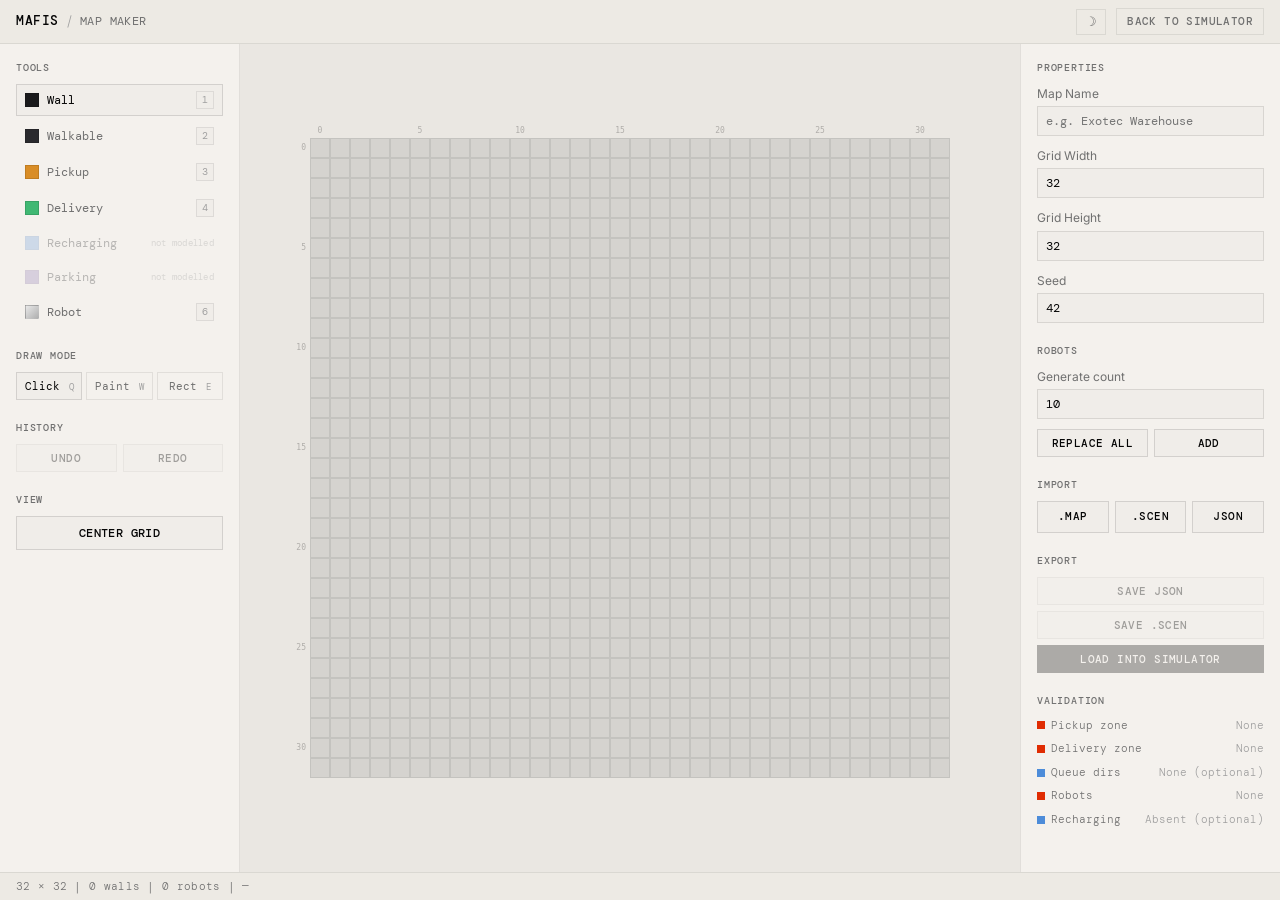
<file: web/mapmaker.html>
<!DOCTYPE html>
<html lang="en">

<head>
    <meta charset="UTF-8">
    <meta name="viewport" content="width=device-width, initial-scale=1.0">
    <title>MAFIS — Map Maker</title>
    <link rel="preconnect" href="https://fonts.googleapis.com">
    <link rel="preconnect" href="https://fonts.gstatic.com" crossorigin>
    <link
        href="https://fonts.googleapis.com/css2?family=DM+Mono:wght@400;500&family=Inter:wght@300;400;500&display=swap"
        rel="stylesheet">
    <link rel="stylesheet" href="styles.css">
</head>

<body class="mapmaker-body">
    <!-- Header -->
    <header class="mm-header">
        <div class="mm-header-left">
            <span class="mm-header-title">MAFIS</span>
            <span class="mm-header-sep">/</span>
            <span class="mm-header-subtitle">Map Maker</span>
        </div>
        <div class="mm-header-right">
            <button class="btn-theme" id="btn-theme" title="Toggle dark mode">&#9789;</button>
            <a href="index.html" class="mm-header-back">Back to Simulator</a>
        </div>
    </header>

    <div class="mm-layout">
        <!-- Left Panel: Tools -->
        <aside class="mm-panel mm-panel-left">
            <section>
                <div class="mm-section-title">TOOLS</div>
                <div class="mm-tool-grid">
                    <button class="mm-tool-btn active" data-tool="wall" title="Wall — impassable obstacle [1]">
                        <span class="mm-tool-swatch" style="background:#1a1a1c"></span>
                        <span>Wall</span>
                        <kbd>1</kbd>
                    </button>
                    <button class="mm-tool-btn" data-tool="walkable" title="Walkable — open corridor [2]">
                        <span class="mm-tool-swatch" style="background:#2a2a2e"></span>
                        <span>Walkable</span>
                        <kbd>2</kbd>
                    </button>
                    <button class="mm-tool-btn" data-tool="pickup" title="Pickup zone — loading area [3]">
                        <span class="mm-tool-swatch" style="background:#d98d26"></span>
                        <span>Pickup</span>
                        <kbd>3</kbd>
                    </button>
                    <button class="mm-tool-btn" data-tool="delivery" title="Delivery zone [4]">
                        <span class="mm-tool-swatch" style="background:#40b873"></span>
                        <span>Delivery</span>
                        <kbd>4</kbd>
                    </button>
                    <button class="mm-tool-btn mm-planned" data-tool="recharging" disabled
                        title="Recharging zones are not yet modelled in the fault-resilience pipeline — planned for a future experiment condition">
                        <span class="mm-tool-swatch" style="background:#4d8cd9; opacity:0.5"></span>
                        <span>Recharging</span>
                        <span class="mm-planned-badge">not modelled</span>
                    </button>
                    <button class="mm-tool-btn mm-planned" data-tool="parking" disabled
                        title="Parking zones are not yet modelled — planned as a holding-area condition for fault-recovery experiments">
                        <span class="mm-tool-swatch" style="background:#7a5ea8; opacity:0.5"></span>
                        <span>Parking</span>
                        <span class="mm-planned-badge">not modelled</span>
                    </button>
                    <button class="mm-tool-btn" data-tool="robot" title="Place robot [6]">
                        <span class="mm-tool-swatch mm-tool-robot"></span>
                        <span>Robot</span>
                        <kbd>6</kbd>
                    </button>
                </div>
            </section>

            <section>
                <div class="mm-section-title">DRAW MODE</div>
                <div class="mm-mode-row">
                    <button class="mm-mode-btn active" data-mode="click" title="Click — single cell [Q]">Click <kbd>Q</kbd></button>
                    <button class="mm-mode-btn" data-mode="paint" title="Paint — drag to paint [W]">Paint <kbd>W</kbd></button>
                    <button class="mm-mode-btn" data-mode="rect" title="Rectangle — drag to fill area [E]">Rect <kbd>E</kbd></button>
                </div>
            </section>

            <section>
                <div class="mm-section-title">HISTORY</div>
                <div class="mm-history-row">
                    <button class="btn-secondary" id="btn-undo" disabled title="Undo [Ctrl+Z]">Undo</button>
                    <button class="btn-secondary" id="btn-redo" disabled title="Redo [Ctrl+Shift+Z]">Redo</button>
                </div>
            </section>

            <section>
                <div class="mm-section-title">VIEW</div>
                <button class="btn-secondary" id="btn-center" title="Center grid in viewport [C]">Center Grid</button>
            </section>
        </aside>

        <!-- Center: Canvas -->
        <main class="mm-canvas-area">
            <canvas id="mm-canvas"></canvas>
            <!-- Toast container -->
            <div id="mm-toasts" class="mm-toasts"></div>
        </main>

        <!-- Right Panel: Properties + Import/Export -->
        <aside class="mm-panel mm-panel-right">
            <section>
                <div class="mm-section-title">PROPERTIES</div>
                <div class="mm-prop-group">
                    <label class="mm-prop-label">Map Name</label>
                    <input type="text" class="mm-prop-input" id="input-map-name" placeholder="e.g. Exotec Warehouse" value="">
                </div>
                <div class="mm-prop-group">
                    <label class="mm-prop-label">Grid Width</label>
                    <input type="number" class="mm-prop-input" id="input-grid-w" min="8" max="512" value="32">
                </div>
                <div class="mm-prop-group">
                    <label class="mm-prop-label">Grid Height</label>
                    <input type="number" class="mm-prop-input" id="input-grid-h" min="8" max="512" value="32">
                </div>
                <div class="mm-prop-group">
                    <label class="mm-prop-label">Seed</label>
                    <input type="number" class="mm-prop-input" id="input-seed" min="0" max="9999" value="42">
                </div>
            </section>

            <section>
                <div class="mm-section-title">ROBOTS</div>
                <div class="mm-prop-group">
                    <label class="mm-prop-label">Generate count</label>
                    <input type="number" class="mm-prop-input" id="input-robot-count" min="1" max="1000" value="10">
                </div>
                <div class="mm-gen-row">
                    <button class="btn-secondary" id="btn-gen-replace">Replace All</button>
                    <button class="btn-secondary" id="btn-gen-add">Add</button>
                </div>
            </section>

            <section>
                <div class="mm-section-title">IMPORT</div>
                <div class="mm-import-row">
                    <label class="btn-secondary mm-file-btn">
                        .map
                        <input type="file" id="input-import-map" accept=".map" class="file-input-hidden">
                    </label>
                    <label class="btn-secondary mm-file-btn">
                        .scen
                        <input type="file" id="input-import-scen" accept=".scen" class="file-input-hidden">
                    </label>
                    <label class="btn-secondary mm-file-btn">
                        JSON
                        <input type="file" id="input-import-json" accept=".json" class="file-input-hidden">
                    </label>
                </div>
            </section>

            <section>
                <div class="mm-section-title">EXPORT</div>
                <button class="btn-secondary" id="btn-save-json" disabled>Save JSON</button>
                <button class="btn-secondary" id="btn-save-scen" disabled style="margin-top:6px">Save .scen</button>
                <button class="btn-secondary mm-btn-load" id="btn-load-sim" disabled style="margin-top:6px">Load into Simulator</button>
            </section>

            <section>
                <div class="mm-section-title">VALIDATION</div>
                <div class="mm-validation" id="mm-validation"></div>
            </section>
        </aside>
    </div>

    <!-- Status Bar -->
    <footer class="mm-status-bar" id="mm-status-bar">
        32 x 32 | 0 robots | Hover: —
    </footer>

    <script type="module" src="mapmaker.js?v=4"></script>
</body>

</html>
</file>
<file: web/styles.css>
/* ==========================================================================
   MAFIS — Scientific Instrument Design System
   ========================================================================== */

/* Reset */
*,
*::before,
*::after {
    margin: 0;
    padding: 0;
    box-sizing: border-box;
}

/* --------------------------------------------------------------------------
   Palette
   -------------------------------------------------------------------------- */
:root {
    --bg-body: rgb(246, 244, 240);
    --bg-panel: rgb(244, 241, 237);
    --bg-card: rgb(247, 244, 240);
    --bg-input: rgb(240, 237, 233);
    --bg-dark: rgb(8, 8, 8);
    --bg-header: rgb(237, 234, 228);
    --border: rgba(5, 5, 5, 0.08);
    --border-strong: rgba(5, 5, 5, 0.12);
    --border-focus: rgba(5, 5, 5, 0.4);
    --border-header: rgba(5, 5, 5, 0.08);

    --text-primary: rgb(5, 5, 5);
    --text-secondary: rgb(112, 112, 112);
    --text-muted: rgb(160, 160, 160);
    --text-on-dark: rgb(244, 241, 237);
    --text-header: rgb(5, 5, 5);

    /* Agent states — only saturated colors in the UI */
    --state-idle: rgb(160, 160, 160);
    --state-moving: rgb(45, 160, 0);
    --state-delayed: rgb(230, 140, 0);
    --state-caution: rgb(200, 185, 0);
    --state-fault: rgb(191, 10, 10);
    --state-critical: rgb(56, 20, 107);

    /* Scorecard tier fill colors (0.75 opacity for bar fills) */
    --sc-good: rgba(45,  160,   0, 0.75);
    --sc-fair: rgba(200, 185,   0, 0.75);
    --sc-low:  rgba(230, 140,   0, 0.75);
    --sc-poor: rgba(191,  10,  10, 0.75);

    /* Task-leg state colors (match 3D palette) */
    --leg-free: rgb(158, 161, 171);
    --leg-travel-empty: rgb(217, 158, 38);
    --leg-loading: rgb(204, 107, 33);
    --leg-travel-to-queue: rgb(59, 176, 184);
    --leg-queuing: rgb(41, 140, 158);
    --leg-travel-loaded: rgb(77, 181, 117);
    --leg-unloading: rgb(115, 191, 77);
    --leg-charging: rgb(89, 135, 209);

    /* Fault type colors (single source of truth; must match FAULT_COLORS in app.js) */
    --fault-burst:        rgb(230, 44, 2);
    --fault-wear:         rgb(230, 140, 0);
    --fault-zone:         rgb(143, 58, 222);
    --fault-intermittent: rgb(59, 176, 184);

    --bg-hover: rgba(5, 5, 5, 0.04);
    --bg-canvas: rgb(255, 255, 255);
    /* Canvas overlays: no backdrop blur (it re-blurred every frame of a run), so the
       scene shows through at half its blurred-era strength (0.28 -> 0.14). */
    --bg-overlay: rgba(70, 70, 74, 0.86);

    /* Timeline (YouTube-style 3-zone) */
    --tl-unloaded: rgba(0, 0, 0, 0.08);
    --tl-buffered: rgba(0, 0, 0, 0.25);
    --tl-played:   rgba(0, 0, 0, 0.70);

    /* Layout */
    --header-h: 44px;
    --toolbar-h: 48px;
    --panel-left-w: 360px;
    --panel-right-w: 300px;
}

/* --------------------------------------------------------------------------
   Dark mode
   -------------------------------------------------------------------------- */
[data-theme="dark"] {
    --bg-body: rgb(18, 18, 22);
    --bg-panel: rgb(24, 24, 30);
    --bg-card: rgb(30, 30, 38);
    --bg-input: rgb(36, 36, 44);
    --bg-dark: rgb(8, 8, 8);
    --bg-header: rgb(18, 18, 22);
    --border: rgba(255, 255, 255, 0.07);
    --border-strong: rgba(255, 255, 255, 0.12);
    --border-focus: rgba(255, 255, 255, 0.35);
    --border-header: rgba(255, 255, 255, 0.06);

    --text-primary: rgb(230, 228, 224);
    --text-secondary: rgb(140, 140, 148);
    --text-muted: rgb(90, 90, 98);
    --text-on-dark: rgb(230, 228, 224);
    --text-header: rgb(230, 228, 224);

    --bg-hover: rgba(255, 255, 255, 0.06);
    --bg-canvas: rgb(18, 18, 22);
    --bg-overlay: rgba(30, 30, 36, 0.89);

    /* Timeline (YouTube-style 3-zone) */
    --tl-unloaded: rgba(255, 255, 255, 0.06);
    --tl-buffered: rgba(255, 255, 255, 0.20);
    --tl-played:   rgba(255, 255, 255, 0.55);
}

[data-theme="dark"] input[type="range"] {
    background: rgba(255, 255, 255, 0.12);
}

[data-theme="dark"] input[type="range"]::-webkit-slider-thumb {
    background: var(--text-primary);
}

[data-theme="dark"] input[type="range"]::-moz-range-thumb {
    background: var(--text-primary);
}

[data-theme="dark"] .checkbox-label input[type="checkbox"] {
    border-color: var(--border-strong);
    background: var(--bg-input);
}

[data-theme="dark"] .checkbox-label input[type="checkbox"]:checked {
    background: var(--text-primary);
    border-color: var(--text-primary);
}

[data-theme="dark"] .checkbox-label input[type="checkbox"]:checked::after {
    border-color: var(--bg-dark);
}

[data-theme="dark"] .panel::-webkit-scrollbar-thumb {
    background: rgba(255, 255, 255, 0.12);
}

[data-theme="dark"] #header {
    border-bottom-color: rgba(255, 255, 255, 0.04);
}

[data-theme="dark"] .btn-primary {
    color: var(--bg-dark);
}

[data-theme="dark"] .btn-primary.ghost {
    color: var(--text-muted);
}

[data-theme="dark"] .input-field {
    border-color: rgba(255, 255, 255, 0.08);
}

html,
body {
    width: 100%;
    height: 100%;
    overflow: hidden;
    background: var(--bg-body);
    font-family: 'Inter', sans-serif;
    font-size: 14px;
    font-weight: 300;
    color: var(--text-primary);
    line-height: 1.6;
    -webkit-font-smoothing: antialiased;
}

/* --------------------------------------------------------------------------
   Header
   -------------------------------------------------------------------------- */
#header {
    background: var(--bg-header);
    height: var(--header-h);
    padding: 0 16px;
    display: flex;
    align-items: center;
    gap: 12px;
    border-bottom: 1px solid var(--border-header);
}

.header-title {
    font-family: 'DM Mono', monospace;
    font-size: 13px;
    font-weight: 500;
    letter-spacing: 0.6px;
    text-transform: uppercase;
    color: var(--text-header);
    text-decoration: none;
    cursor: pointer;
    transition: opacity 0.15s ease;
}
.header-title:hover {
    opacity: 0.7;
}

.header-version {
    font-family: 'DM Mono', monospace;
    font-size: 10px;
    font-weight: 400;
    color: var(--text-muted);
    letter-spacing: 0.5px;
    opacity: 0.6;
    user-select: none;
}

.header-status {
    font-family: 'DM Mono', monospace;
    font-size: 11px;
    font-weight: 400;
    letter-spacing: 0.4px;
    text-transform: uppercase;
    color: var(--text-secondary);
    height: 26px;
    line-height: 24px;
    padding: 0 8px;
    border: 1px solid var(--border);
    border-radius: 0;
    box-sizing: border-box;
}

.header-status[data-state="running"] {
    color: var(--state-moving);
    border-color: rgba(45, 160, 0, 0.3);
}

.header-status[data-state="paused"] {
    color: var(--state-delayed);
    border-color: rgba(230, 140, 0, 0.3);
}

.header-status[data-state="finished"] {
    color: var(--text-muted);
    border-color: rgba(160, 160, 160, 0.3);
}

.header-spacer {
    flex: 1;
}

.btn-theme,
.btn-header {
    background: none;
    border: 1px solid var(--border);
    border-radius: 0;
    height: 26px;
    padding: 0 8px;
    font-size: 13px;
    color: var(--text-secondary);
    cursor: pointer;
    line-height: 26px;
    transition: color 150ms ease;
    display: inline-flex;
    align-items: center;
    justify-content: center;
    box-sizing: border-box;
}

.btn-theme:hover,
.btn-header:hover {
    color: var(--text-header);
}

.btn-exp-mode {
    font-family: 'DM Mono', monospace;
    font-size: 11px;
    font-weight: 400;
    letter-spacing: 0.4px;
    color: var(--text-secondary);
}

.btn-share {
    font-family: 'DM Mono', monospace;
    font-size: 11px;
    font-weight: 400;
    letter-spacing: 0.4px;
    position: relative;
}
.btn-share.copied {
    color: var(--green, #047857);
    border-color: var(--green, #047857);
}

/* --------------------------------------------------------------------------
   Main grid layout
   -------------------------------------------------------------------------- */
#app-grid {
    display: grid;
    grid-template-columns: var(--panel-left-w) 1fr var(--panel-right-w);
    grid-template-rows: 1fr;
    height: calc(100vh - var(--header-h) - var(--toolbar-h));
    overflow: hidden;
}

/* --------------------------------------------------------------------------
   Panels
   -------------------------------------------------------------------------- */
.panel {
    background: var(--bg-panel);
    overflow-y: auto;
    padding: 16px;
    -webkit-overflow-scrolling: touch;
}

.panel::-webkit-scrollbar {
    width: 4px;
}

.panel::-webkit-scrollbar-track {
    background: transparent;
}

.panel::-webkit-scrollbar-thumb {
    background: rgba(5, 5, 5, 0.12);
    border-radius: 0;
}

#panel-left {
    border-right: 1px solid var(--border);
}

#panel-right {
    border-left: 1px solid var(--border);
}

.panel section {
    margin-bottom: 24px;
}

.panel section:last-child {
    margin-bottom: 0;
}

.panel-section-title {
    font-family: 'DM Mono', monospace;
    font-size: 11px;
    font-weight: 500;
    letter-spacing: 0.8px;
    text-transform: uppercase;
    color: var(--text-secondary);
    margin-bottom: 4px;
}

.panel-divider {
    height: 1px;
    background: var(--border);
    margin-bottom: 8px;
}

/* --------------------------------------------------------------------------
   Collapsible sections
   -------------------------------------------------------------------------- */
.section-toggle {
    cursor: pointer;
    user-select: none;
    transition: color 150ms ease;
}

.section-toggle:hover {
    color: var(--text-primary);
}

.section-content {
    max-height: 2000px;
    overflow: hidden;
    opacity: 1;
    transition: max-height 300ms ease, opacity 200ms ease;
}

.section-content.collapsed {
    max-height: 0;
    opacity: 0;
    margin: 0;
}

.section-toggle.collapsed-toggle {
    margin-bottom: 0;
}

/* --------------------------------------------------------------------------
   Disabled section styling (subtle)
   -------------------------------------------------------------------------- */
.section-disabled {
    opacity: 0.35;
    pointer-events: none;
    transition: opacity 300ms ease;
}

/* --------------------------------------------------------------------------
   Inputs
   -------------------------------------------------------------------------- */
.input-group {
    margin-bottom: 14px;
}

.input-group:last-child {
    margin-bottom: 0;
}

.input-label {
    font-family: 'Inter', sans-serif;
    font-size: 12px;
    font-weight: 400;
    color: var(--text-secondary);
    display: block;
    margin-bottom: 4px;
}

.capacity-hint {
    font-family: 'DM Mono', monospace;
    font-size: 10px;
    color: var(--text-tertiary);
    margin-left: 4px;
}

.input-field {
    width: 100%;
    background: var(--bg-input);
    border: 1px solid rgba(5, 5, 5, 0.1);
    border-radius: 0;
    padding: 7px 10px;
    font-family: 'DM Mono', monospace;
    font-size: 13px;
    color: var(--text-primary);
    outline: none;
}

.input-field:focus {
    border-color: var(--border-focus);
}

.input-field:disabled {
    opacity: 0.4;
    cursor: not-allowed;
}

.input-small {
    width: 64px;
    text-align: center;
}

/* Select dropdown */
.input-select {
    width: 100%;
    padding: 7px 24px 7px 10px;
    font-family: 'DM Mono', monospace;
    font-size: 12px;
    background: var(--bg-input);
    color: var(--text-primary);
    border: 1px solid rgba(5, 5, 5, 0.1);
    border-radius: 0;
    cursor: pointer;
    appearance: none;
    -webkit-appearance: none;
    background-image: url("data:image/svg+xml,%3Csvg xmlns='http://www.w3.org/2000/svg' width='10' height='6'%3E%3Cpath d='M0 0l5 6 5-6z' fill='%23888'/%3E%3C/svg%3E");
    background-repeat: no-repeat;
    background-position: right 8px center;
}

.input-select:focus {
    border-color: var(--border-focus);
    outline: none;
}

.input-select:disabled {
    opacity: 0.4;
    cursor: not-allowed;
}

[data-theme="dark"] .input-select {
    border-color: rgba(255, 255, 255, 0.08);
}

/* Slider row */
.slider-row {
    display: flex;
    align-items: center;
    gap: 8px;
}

.slider-row input[type="range"] {
    flex: 1;
}

.slider-value {
    font-family: 'DM Mono', monospace;
    font-size: 12px;
    font-weight: 400;
    color: var(--text-primary);
    min-width: 40px;
    text-align: right;
}

/* Range slider styling */
input[type="range"] {
    -webkit-appearance: none;
    appearance: none;
    width: 100%;
    height: 2px;
    background: rgba(5, 5, 5, 0.15);
    outline: none;
    cursor: pointer;
}

input[type="range"]::-webkit-slider-thumb {
    -webkit-appearance: none;
    appearance: none;
    width: 12px;
    height: 12px;
    background: var(--text-primary);
    border-radius: 0;
    cursor: pointer;
}

input[type="range"]::-moz-range-thumb {
    width: 12px;
    height: 12px;
    background: var(--text-primary);
    border: none;
    border-radius: 0;
    cursor: pointer;
}

input[type="range"]:disabled {
    opacity: 0.35;
    cursor: not-allowed;
}

input[type="range"]:disabled::-webkit-slider-thumb {
    cursor: not-allowed;
}

/* Checkbox */
.checkbox-group {
    margin-bottom: 14px;
}

.checkbox-label {
    display: inline-flex;
    align-items: center;
    gap: 6px;
    font-family: 'Inter', sans-serif;
    font-size: 13px;
    font-weight: 400;
    color: var(--text-primary);
    cursor: pointer;
    user-select: none;
}

.checkbox-label input[type="checkbox"] {
    -webkit-appearance: none;
    appearance: none;
    width: 14px;
    height: 14px;
    border: 1px solid var(--border-strong);
    border-radius: 0;
    background: var(--bg-input);
    cursor: pointer;
    position: relative;
    flex-shrink: 0;
}

.checkbox-label input[type="checkbox"]:checked {
    background: var(--text-primary);
    border-color: var(--text-primary);
}

.exp-scenario-hint {
    color: var(--text-muted);
    font-size: 0.85em;
}

.checkbox-label input[type="checkbox"]:checked::after {
    content: '';
    position: absolute;
    top: 1px;
    left: 4px;
    width: 4px;
    height: 8px;
    border: solid var(--text-on-dark);
    border-width: 0 2px 2px 0;
    transform: rotate(45deg);
}

.checkbox-label input[type="checkbox"]:disabled {
    opacity: 0.35;
    cursor: not-allowed;
}

/* Heatmap mode segmented toggle */
.heatmap-mode-group {
    display: flex;
    gap: 1px;
    margin: 6px 0 14px 0;
}

.btn-heatmap-mode {
    flex: 1;
    padding: 3px 0;
    font-family: 'DM Mono', monospace;
    font-size: 10px;
    font-weight: 500;
    letter-spacing: 0.5px;
    text-transform: uppercase;
    background: transparent;
    border: 1px solid var(--border-strong);
    border-radius: 0;
    color: var(--text-muted);
    cursor: pointer;
    transition: background 150ms ease, color 150ms ease, border-color 150ms ease;
}

.btn-heatmap-mode.active {
    background: var(--text-primary);
    color: var(--bg-panel);
    border-color: var(--text-primary);
}

.btn-heatmap-mode:hover:not(.active) {
    background: var(--bg-card);
    color: var(--text-secondary);
}

/* Import subsection label */
.import-subsection-label {
    font-family: 'DM Mono', monospace;
    font-size: 10px;
    font-weight: 500;
    letter-spacing: 0.8px;
    text-transform: uppercase;
    color: var(--text-muted);
    margin-top: 16px;
    margin-bottom: 8px;
    padding-top: 8px;
    border-top: 1px solid var(--border);
}

/* Scenario info card (shown when benchmark imported) */
.scenario-info-card {
    background: var(--bg-card);
    border: 1px solid var(--border-strong);
    padding: 10px 12px;
    margin-bottom: 10px;
}

.scenario-info-name {
    font-family: 'DM Mono', monospace;
    font-size: 12px;
    font-weight: 500;
    color: var(--text-primary);
    margin-bottom: 6px;
    word-break: break-all;
}

.scenario-info-row {
    display: flex;
    justify-content: space-between;
    font-size: 11px;
    padding: 2px 0;
    color: var(--text-secondary);
}

.scenario-info-row .mono {
    font-family: 'DM Mono', monospace;
    color: var(--text-primary);
}

/* Metric group labels (left panel Metrics section) */
.metrics-group-label {
    font-family: 'DM Mono', monospace;
    font-size: 9px;
    font-weight: 500;
    letter-spacing: 0.8px;
    text-transform: uppercase;
    color: var(--text-muted);
    margin-top: 16px;
    margin-bottom: 8px;
}

.metrics-group-label:first-child {
    margin-top: 0;
}

/* Periodic row */
.periodic-row {
    display: flex;
    align-items: center;
    gap: 8px;
}

/* Format row */
.format-row {
    display: flex;
    gap: 16px;
    margin-bottom: 12px;
}

/* Custom Map section — Create Map + Load JSON buttons */
.custom-map-actions {
    display: flex;
    gap: 8px;
    margin-bottom: 8px;
}

.custom-map-actions .btn-secondary {
    flex: 1;
    text-align: center;
    text-decoration: none;
    display: inline-flex;
    align-items: center;
    justify-content: center;
}

.custom-map-actions .btn-secondary.disabled {
    opacity: 0.35;
    cursor: not-allowed;
    pointer-events: none;
}

.btn-load-json {
    position: relative;
    cursor: pointer;
}

/* --------------------------------------------------------------------------
   File input (Benchmark Import)
   -------------------------------------------------------------------------- */
.file-input-hidden {
    position: absolute;
    width: 0;
    height: 0;
    overflow: hidden;
    opacity: 0;
    pointer-events: none;
}

.file-input-label {
    display: flex;
    align-items: center;
    gap: 0;
    width: 100%;
    background: var(--bg-input);
    border: 1px solid rgba(5, 5, 5, 0.1);
    cursor: pointer;
    transition: border-color 150ms ease;
}

.file-input-label:hover {
    border-color: var(--border-focus);
}

.file-input-text {
    flex: 1;
    padding: 6px 10px;
    font-family: 'DM Mono', monospace;
    font-size: 11px;
    color: var(--text-muted);
    overflow: hidden;
    text-overflow: ellipsis;
    white-space: nowrap;
}

.file-input-text.has-file {
    color: var(--text-primary);
}

.file-input-btn {
    padding: 6px 12px;
    font-family: 'DM Mono', monospace;
    font-size: 10px;
    font-weight: 500;
    letter-spacing: 0.4px;
    text-transform: uppercase;
    color: var(--text-secondary);
    background: var(--bg-card);
    border-left: 1px solid rgba(5, 5, 5, 0.1);
    flex-shrink: 0;
}

[data-theme="dark"] .file-input-label {
    border-color: rgba(255, 255, 255, 0.08);
}

[data-theme="dark"] .file-input-btn {
    border-left-color: rgba(255, 255, 255, 0.08);
}

.file-input-label.disabled {
    opacity: 0.35;
    cursor: not-allowed;
    pointer-events: none;
}

/* Import status readout */
.import-status {
    font-family: 'DM Mono', monospace;
    font-size: 10px;
    line-height: 1.5;
    color: var(--text-secondary);
    margin-bottom: 8px;
    min-height: 0;
}

.import-status:empty {
    display: none;
}

.import-status .import-ok {
    color: var(--state-moving);
}

.import-status .import-err {
    color: var(--state-fault);
}

/* --------------------------------------------------------------------------
   Buttons
   -------------------------------------------------------------------------- */
.btn-primary {
    background: var(--text-primary);
    border: none;
    border-radius: 0;
    padding: 10px 20px;
    font-family: 'DM Mono', monospace;
    font-size: 13px;
    font-weight: 500;
    letter-spacing: 0.4px;
    text-transform: uppercase;
    color: var(--text-on-dark);
    cursor: pointer;
    transition: opacity 150ms ease, background 150ms ease, border-color 150ms ease;
}

.btn-primary:hover {
    opacity: 0.85;
}

.btn-primary:disabled {
    opacity: 0.35;
    cursor: not-allowed;
}

/* Ghost variant — when running/paused, START fades to outline */
.btn-primary.ghost {
    background: transparent;
    border: 1px solid var(--border-strong);
    color: var(--text-muted);
}

.btn-secondary {
    background: var(--bg-input);
    border: 1px solid var(--border-strong);
    border-radius: 0;
    padding: 8px 16px;
    font-family: 'DM Mono', monospace;
    font-size: 12px;
    font-weight: 500;
    letter-spacing: 0.4px;
    text-transform: uppercase;
    color: var(--text-primary);
    cursor: pointer;
    transition: opacity 150ms ease;
    width: 100%;
}

.btn-secondary:hover {
    opacity: 0.85;
}

.btn-secondary:disabled {
    opacity: 0.35;
    cursor: not-allowed;
}

/* Keyboard shortcut hints — styled as keycaps */
.toolbar-controls kbd {
    display: inline-flex;
    align-items: center;
    justify-content: center;
    font-family: 'DM Mono', monospace;
    font-size: 10px;
    font-weight: 400;
    line-height: 1;
    min-width: 18px;
    height: 18px;
    padding: 0 4px;
    margin-left: 6px;
    text-align: center;
    color: var(--text-muted);
    border: 1px solid rgba(5, 5, 5, 0.15);
    background: rgba(5, 5, 5, 0.04);
}

/* Space key — wider */
.toolbar-controls kbd.key-space {
    min-width: 24px;
    font-size: 12px;
}

[data-theme="dark"] .toolbar-controls kbd {
    border-color: rgba(255, 255, 255, 0.15);
    background: rgba(255, 255, 255, 0.06);
}

/* --------------------------------------------------------------------------
   Metric cards
   -------------------------------------------------------------------------- */
.metric-card {
    background: var(--bg-card);
    border: 1px solid rgba(5, 5, 5, 0.06);
    border-radius: 0;
    padding: 10px 14px;
    margin-bottom: 6px;
    text-align: center;
}

.metric-card:last-child {
    margin-bottom: 0;
}

[data-theme="dark"] .metric-card {
    border-color: rgba(255, 255, 255, 0.05);
}

.metric-value {
    font-family: 'DM Mono', monospace;
    font-size: 20px;
    font-weight: 400;
    color: var(--text-primary);
    line-height: 1;
    transition: color 400ms ease;
}

.metric-value-sm {
    font-size: 18px;
}

/* State colors on status value */
#status-state[data-state="running"] {
    color: var(--state-moving);
}

#status-state[data-state="paused"] {
    color: var(--state-delayed);
}

#status-state[data-state="finished"] {
    color: var(--text-muted);
}

#status-state[data-state="idle"] {
    color: var(--text-secondary);
}

.metric-label {
    font-family: 'Inter', sans-serif;
    font-size: 11px;
    font-weight: 400;
    color: var(--text-secondary);
    letter-spacing: 0.2px;
    margin-top: 4px;
}

/* Status agent row */
.status-agents-row {
    display: grid;
    grid-template-columns: repeat(3, 1fr);
    gap: 6px;
    margin-bottom: 8px;
}

.status-agents-row .metric-card-compact {
    margin-bottom: 0;
}

.metric-card-compact {
    padding: 8px 10px;
    text-align: center;
    min-width: 0;
    overflow: hidden;
}

.status-alive {
    color: var(--state-moving);
}

.status-dead {
    color: var(--state-fault);
}

/* Metrics section hidden when analysis disabled */
#metrics-section.hidden {
    display: none;
}

/* Fault Response hidden when no faults */
#fault-response-section.hidden {
    display: none;
}

/* --------------------------------------------------------------------------
   Agent list
   -------------------------------------------------------------------------- */
#agent-list {
    display: flex;
    flex-direction: column;
    gap: 2px;
    max-height: 200px;
    overflow-y: auto;
    -webkit-overflow-scrolling: touch;
}

#agent-list::-webkit-scrollbar {
    width: 3px;
}

#agent-list::-webkit-scrollbar-thumb {
    background: rgba(5, 5, 5, 0.1);
}

.agent-row {
    display: flex;
    align-items: center;
    gap: 8px;
    padding: 4px 6px;
    cursor: pointer;
    transition: background 100ms ease;
    font-family: 'DM Mono', monospace;
    font-size: 11px;
    color: var(--text-primary);
}

.agent-row:hover {
    background: var(--bg-card);
}

.agent-row.selected {
    background: var(--bg-card);
}

.agent-dot {
    width: 6px;
    height: 6px;
    flex-shrink: 0;
    border-radius: 50%;
    background: var(--state-moving);
}

.agent-row.dead .agent-dot {
    background: var(--state-fault);
}

.agent-id {
    min-width: 28px;
}

.agent-row.dead .agent-id {
    text-decoration: line-through;
    color: var(--text-muted);
}

.agent-heat-bar {
    flex: 1;
    height: 3px;
    background: rgba(5, 5, 5, 0.08);
    position: relative;
}

[data-theme="dark"] .agent-heat-bar {
    background: rgba(255, 255, 255, 0.08);
}

.agent-heat-fill {
    position: absolute;
    left: 0;
    top: 0;
    height: 100%;
    background: var(--state-delayed);
}

/* --------------------------------------------------------------------------
   Agent aggregate summary (large agent counts)
   -------------------------------------------------------------------------- */
.agent-summary-panel {
    padding: 8px 0;
}

.agent-summary-panel .summary-title {
    font-size: 10px;
    font-weight: 600;
    text-transform: uppercase;
    letter-spacing: 0.06em;
    color: var(--text-muted);
    margin-bottom: 6px;
}

.agent-summary-panel .summary-row {
    display: flex;
    justify-content: space-between;
    font-size: 11px;
    padding: 2px 0;
    border-bottom: 1px solid var(--border-light);
}

.agent-summary-panel .summary-row span.mono {
    font-family: 'DM Mono', monospace;
    color: var(--text-primary);
}

.agent-summary-panel .summary-histogram-label {
    font-size: 9px;
    text-transform: uppercase;
    letter-spacing: 0.06em;
    color: var(--text-muted);
    margin-top: 8px;
    margin-bottom: 4px;
}

.agent-summary-panel .summary-histogram {
    display: flex;
    align-items: flex-end;
    gap: 2px;
    height: 32px;
}

.agent-summary-panel .histo-bar {
    flex: 1;
    min-width: 0;
    min-height: 2px;
    transition: height 200ms ease;
}

/* --------------------------------------------------------------------------
   Agent popover
   -------------------------------------------------------------------------- */
.agent-popover {
    background: var(--bg-card);
    border: 1px solid var(--border-strong);
    padding: 12px;
    margin-bottom: 10px;
}

.agent-popover.hidden {
    display: none;
}

.agent-popover-header {
    display: flex;
    align-items: center;
    justify-content: space-between;
    margin-bottom: 8px;
}

.agent-popover-title {
    font-family: 'DM Mono', monospace;
    font-size: 12px;
    font-weight: 500;
    text-transform: uppercase;
    letter-spacing: 0.4px;
}

.agent-popover-close {
    background: none;
    border: none;
    font-size: 16px;
    color: var(--text-secondary);
    cursor: pointer;
    line-height: 1;
    padding: 0 2px;
}

.agent-popover-close:hover {
    color: var(--text-primary);
}

.popover-row {
    display: flex;
    align-items: center;
    justify-content: space-between;
    padding: 2px 0;
}

.popover-key {
    font-family: 'Inter', sans-serif;
    font-size: 11px;
    color: var(--text-secondary);
}

.popover-val {
    font-family: 'DM Mono', monospace;
    font-size: 11px;
    color: var(--text-primary);
}

.popover-heat-wrap {
    display: flex;
    align-items: center;
    gap: 6px;
}

.popover-heat-bar {
    width: 60px;
    height: 4px;
    background: rgba(5, 5, 5, 0.08);
    position: relative;
}

[data-theme="dark"] .popover-heat-bar {
    background: rgba(255, 255, 255, 0.08);
}

.popover-heat-fill {
    position: absolute;
    left: 0;
    top: 0;
    height: 100%;
    background: var(--state-delayed);
}

/* Popover action buttons row */
.popover-actions {
    display: flex;
    gap: 6px;
    margin-top: 12px;
}

/* Kill agent button (adversarial mode) */
.btn-kill {
    flex: 1;
    padding: 8px 0;
    font-family: 'DM Mono', monospace;
    font-size: 11px;
    font-weight: 500;
    letter-spacing: 0.8px;
    text-transform: uppercase;
    color: rgb(230, 44, 2);
    background: transparent;
    border: 1px solid rgb(230, 44, 2);
    cursor: pointer;
    transition: background 150ms ease, color 150ms ease;
}

.btn-kill:hover {
    background: rgb(230, 44, 2);
    color: #fff;
}

.btn-kill:disabled {
    opacity: 0.3;
    cursor: not-allowed;
    pointer-events: none;
}

/* Slow (latency) button */
.btn-slow {
    flex: 1;
    padding: 8px 0;
    font-family: 'DM Mono', monospace;
    font-size: 11px;
    font-weight: 500;
    letter-spacing: 0.8px;
    text-transform: uppercase;
    color: #e69500;
    background: transparent;
    border: 1px solid #e69500;
    cursor: pointer;
    transition: background 150ms ease, color 150ms ease;
}

.btn-slow:hover {
    background: #e69500;
    color: #fff;
}

.btn-slow:disabled {
    opacity: 0.3;
    cursor: not-allowed;
    pointer-events: none;
}

/* Latency tag in popover */
.popover-latency-tag {
    color: #e69500;
    font-weight: 500;
}

/* Manual fault injection controls */
.manual-fault-row {
    display: flex;
    gap: 6px;
}

.btn-fault {
    flex: 1;
    font-size: 11px;
    padding: 6px 0;
}

/* --------------------------------------------------------------------------
   Resilience Scorecard (with color zones)
   -------------------------------------------------------------------------- */
.sc-card {
    padding: 8px 0;
    border-bottom: 1px solid var(--border);
}

.sc-card:last-child {
    border-bottom: none;
}

.sc-card-header {
    display: flex;
    justify-content: space-between;
    align-items: baseline;
    margin-bottom: 2px;
}

.sc-card-label {
    font-family: 'Inter', sans-serif;
    font-size: 11px;
    font-weight: 400;
    color: var(--text-secondary);
    text-transform: uppercase;
    letter-spacing: 0.3px;
}

.sc-card-zone {
    font-family: 'DM Mono', monospace;
    font-size: 10px;
    font-weight: 500;
    letter-spacing: 0.4px;
    padding: 1px 5px;
    text-transform: uppercase;
}

.sc-card-zone[data-zone="good"] { color: var(--state-moving); }
.sc-card-zone[data-zone="fair"] { color: var(--state-caution); }
.sc-card-zone[data-zone="low"]  { color: var(--state-delayed); }
.sc-card-zone[data-zone="poor"] { color: var(--state-fault); }

.sc-card-value {
    font-family: 'DM Mono', monospace;
    font-size: 18px;
    font-weight: 500;
    color: var(--text-primary);
    line-height: 1.2;
}

.sc-card-bar {
    position: relative;
    display: flex;
    height: 4px;
    margin: 6px 0 2px;
    gap: 1px;
}

.sc-bar-zone {
    height: 100%;
}

.sc-bar-poor { background: rgba(191,  10,  10, 0.25); }
.sc-bar-low  { background: rgba(230, 140,   0, 0.25); }
.sc-bar-fair { background: rgba(200, 185,   0, 0.25); }
.sc-bar-good { background: rgba(45,  160,   0, 0.25); }

.sc-bar-marker {
    position: absolute;
    top: -3px;
    width: 3px;
    height: 10px;
    background: var(--text-primary);
}

/* --------------------------------------------------------------------------
   Fault Timeline
   -------------------------------------------------------------------------- */
.ft-summary {
    font-family: 'DM Mono', monospace;
    font-size: 10px;
    color: var(--text-muted);
    letter-spacing: 0.3px;
    margin-bottom: 8px;
}

.ft-list {
    max-height: 400px;
    overflow-y: auto;
    display: flex;
    flex-direction: column;
    gap: 6px;
}

.ft-list::-webkit-scrollbar { width: 3px; }
.ft-list::-webkit-scrollbar-thumb { background: rgba(5, 5, 5, 0.12); }
[data-theme="dark"] .ft-list::-webkit-scrollbar-thumb { background: rgba(255, 255, 255, 0.12); }

.ft-card {
    background: var(--bg-card);
    border: 1px solid var(--border);
    padding: 8px 10px;
    cursor: default;
    transition: border-color 150ms ease;
}

.ft-card:hover {
    border-color: var(--border-strong);
}

.ft-card-header {
    display: flex;
    justify-content: space-between;
    align-items: center;
    margin-bottom: 6px;
}

.ft-card-type-badge {
    font-family: 'DM Mono', monospace;
    font-size: 10px;
    font-weight: 500;
    letter-spacing: 0.4px;
    padding: 1px 6px;
    background: var(--state-fault);
    color: #fff;
}

.ft-card-type-badge.latency { background: var(--state-critical); }
.ft-card-type-badge.breakdown { background: var(--state-fault); }
.ft-card-type-badge.obstacle { background: var(--state-delayed); }
/* Scenario-type badges (snake_case matches fe.fault_type from Rust) */
.ft-card-type-badge.burst_failure    { background: var(--fault-burst); }
.ft-card-type-badge.wear_based       { background: var(--fault-wear); }
.ft-card-type-badge.zone_outage      { background: var(--fault-zone); }
.ft-card-type-badge.intermittent_fault { background: var(--fault-intermittent); }

.ft-card-tick {
    font-family: 'DM Mono', monospace;
    font-size: 10px;
    color: var(--text-muted);
}

.ft-card-impact {
    display: flex;
    justify-content: space-between;
    align-items: baseline;
    font-family: 'DM Mono', monospace;
    font-size: 10px;
    color: var(--text-secondary);
    margin-bottom: 4px;
}

.ft-card-agents { color: var(--text-secondary); }

.ft-card-status {
    font-family: 'DM Mono', monospace;
    font-size: 10px;
    font-weight: 500;
    margin-bottom: 6px;
}

.ft-card-status.recovered { color: var(--state-moving); }
.ft-card-status.permanent { color: var(--state-fault); }

.ft-card-actions {
    display: flex;
    gap: 4px;
    margin-top: 6px;
}

.ft-btn {
    font-family: 'DM Mono', monospace;
    font-size: 10px;
    font-weight: 500;
    letter-spacing: 0.3px;
    padding: 3px 8px;
    background: transparent;
    border: 1px solid var(--border);
    color: var(--text-secondary);
    cursor: pointer;
    transition: background 150ms ease, color 150ms ease;
}

.ft-btn:hover {
    background: var(--bg-hover, rgba(0, 0, 0, 0.04));
    color: var(--text-primary);
}

.ft-empty {
    font-family: 'DM Mono', monospace;
    font-size: 11px;
    color: var(--text-muted);
    padding: 8px 0;
}

/* --------------------------------------------------------------------------
   Fault list (multi-fault configuration)
   -------------------------------------------------------------------------- */

.fault-add-form {
    padding-bottom: 6px;
    border-bottom: 1px solid var(--border);
    margin-bottom: 6px;
}

.fl-params { margin-top: 2px; }

/* Intermittent fault live-preview panel */
.intermittent-preview {
    margin-top: 6px;
    padding: 6px 8px;
    background: var(--bg-input);
    border: 1px solid var(--border);
    font-family: 'DM Mono', monospace;
    font-size: 10px;
    color: var(--text-secondary);
    line-height: 1.6;
}
.intermittent-preview.warn { border-color: rgb(230, 140, 0); color: rgb(180, 110, 0); }
.intermittent-preview.error { border-color: var(--fault-burst); color: var(--fault-burst); }
.intermittent-preview table { width: 100%; border-collapse: collapse; }
.intermittent-preview td:last-child { text-align: right; color: var(--text-primary); }

.fault-list-items {
    max-height: 200px;
    overflow-y: auto;
}

.fault-list-empty {
    font-family: 'DM Mono', monospace;
    font-size: 11px;
    color: var(--text-muted);
    padding: 6px 0;
    text-align: center;
}

.fault-item-row {
    display: flex;
    align-items: center;
    gap: 6px;
    padding: 5px 4px;
    border-bottom: 1px solid var(--border);
    font-family: 'DM Mono', monospace;
    font-size: 11px;
}

.fault-item-row:last-child { border-bottom: none; }

.fault-type-badge {
    font-size: 9px;
    letter-spacing: 0.4px;
    padding: 1px 0;
    min-width: 48px;
    text-align: center;
    text-transform: uppercase;
    color: #fff;
    white-space: nowrap;
    flex-shrink: 0;
}
.fault-type-badge.burst { background: var(--fault-burst); }
.fault-type-badge.wear { background: var(--fault-wear); }
.fault-type-badge.zone { background: var(--fault-zone); }
.fault-type-badge.intermittent { background: var(--fault-intermittent); }

.fault-item-summary {
    flex: 1;
    color: var(--text-secondary);
    overflow: hidden;
    text-overflow: ellipsis;
    white-space: nowrap;
}

.fault-item-remove {
    background: none;
    border: none;
    color: var(--text-muted);
    cursor: pointer;
    font-size: 14px;
    padding: 0 4px;
    line-height: 1;
}
.fault-item-remove:hover { color: rgb(230, 44, 2); }

/* --------------------------------------------------------------------------
   Transport bar (replay mode)
   -------------------------------------------------------------------------- */
/* --------------------------------------------------------------------------
   Unified Timeline Bar
   -------------------------------------------------------------------------- */

.timeline-bar {
    flex: 1;
    display: flex;
    align-items: center;
    gap: 8px;
    min-width: 0;
}

.timeline-tick-label {
    font-family: 'DM Mono', monospace;
    font-size: 11px;
    color: var(--text-secondary);
    white-space: nowrap;
    flex-shrink: 0;
    min-width: 70px;
}

.timeline-track {
    position: relative;
    flex: 1;
    height: 6px;
    background: var(--tl-unloaded);
    cursor: pointer;
}

/* Buffer bar — snapshotted ticks (dark grey, like YouTube's loaded buffer) */
.timeline-buffer {
    position: absolute;
    top: 0;
    left: 0;
    height: 100%;
    width: 0%;
    background: var(--tl-buffered);
    pointer-events: none;
    z-index: 0;
}

/* Progress bar — played ticks 0→current (like YouTube's red bar) */
.timeline-progress {
    position: absolute;
    top: 0;
    left: 0;
    height: 100%;
    width: 0%;
    background: var(--tl-played);
    pointer-events: none;
    z-index: 1;
}

/* Playhead cursor */
.timeline-playhead {
    position: absolute;
    top: -5px;
    width: 2px;
    height: 16px;
    background: var(--text-primary);
    pointer-events: none;
    left: 0%;
    z-index: 3;
}

.timeline-marker {
    position: absolute;
    top: -3px;
    width: 3px;
    height: 12px;
    pointer-events: all;
    cursor: pointer;
    z-index: 2;
    /* Wider hit area via transparent padding */
    padding: 0 4px;
    margin-left: -4px;
    background-clip: content-box;
    transition: transform 0.1s;
}

.timeline-marker:hover {
    transform: scaleX(2.5) scaleY(1.3);
}

.timeline-marker.scheduled {
    background: rgb(76, 175, 80);
}

.timeline-marker.scheduled.fired {
    background: rgb(76, 175, 80);
    opacity: 0.7;
}

.timeline-marker.user-injected {
    background: rgb(211, 47, 47);
}

.timeline-marker.stacked {
    width: 5px;
    margin-left: -5px;
    border-left: 2px solid rgba(255, 255, 255, 0.5);
}

/* Per-fault-type color overrides for timeline markers */
.timeline-marker[data-fault-type="burst_failure"]     { background: var(--fault-burst); }
.timeline-marker[data-fault-type="wear_based"]        { background: var(--fault-wear); }
.timeline-marker[data-fault-type="zone_outage"]       { background: var(--fault-zone); }
.timeline-marker[data-fault-type="intermittent_fault"]{ background: var(--fault-intermittent); }

.timeline-popup {
    position: absolute;
    bottom: 100%;
    left: 0;
    margin-bottom: 6px;
    background: rgba(20, 20, 20, 0.96);
    color: #e0e0e0;
    font-family: 'DM Mono', monospace;
    font-size: 11px;
    line-height: 1.6;
    padding: 8px 12px;
    z-index: 200;
    white-space: nowrap;
    border: 1px solid rgba(255, 255, 255, 0.12);
}

.timeline-popup .popup-title {
    font-weight: 500;
}

.timeline-popup .popup-title.scheduled {
    color: rgb(76, 175, 80);
}

.timeline-popup .popup-title.user-injected {
    color: rgb(211, 47, 47);
}

.timeline-popup .popup-detail {
    color: rgba(200, 200, 200, 0.7);
}

.timeline-popup .popup-seek-btn {
    display: block;
    margin-top: 4px;
    font-family: 'DM Mono', monospace;
    font-size: 10px;
    font-weight: 500;
    letter-spacing: 0.3px;
    padding: 2px 8px;
    background: none;
    border: 1px solid var(--text-secondary);
    color: var(--text-secondary);
    cursor: pointer;
}

.timeline-popup .popup-seek-btn:hover {
    background: var(--text-secondary);
    color: var(--bg-body);
}

.timeline-popup .stacked-title {
    color: rgb(230, 140, 0);
}

.popup-stacked-list {
    max-height: 120px;
    overflow-y: auto;
    margin: 4px 0;
}

.popup-stacked-item {
    padding: 2px 0;
    border-bottom: 1px solid rgba(255, 255, 255, 0.06);
}

.popup-stacked-item.scheduled { color: rgb(76, 175, 80); }
.popup-stacked-item.user-injected { color: rgb(211, 47, 47); }

.popup-stacked-num {
    color: rgba(200, 200, 200, 0.5);
    margin-right: 2px;
}

.popup-stacked-info {
    color: rgba(200, 200, 200, 0.5);
    font-size: 10px;
}

/* --------------------------------------------------------------------------
   Charts
   -------------------------------------------------------------------------- */
.chart-container {
    margin-bottom: 18px;
    padding: 10px 0 12px;
    border-bottom: 1px solid var(--border);
    position: relative;
    width: 100%;
    display: flex;
    flex-direction: column;
}

/* Push legends below the uPlot canvas */
.chart-container > .chart-legend {
    order: 99;
}

.chart-container:last-child {
    margin-bottom: 0;
    padding-bottom: 0;
    border-bottom: none;
}

/* Fault Response section: remove chart separator lines (charts are stacked with metric cards below) */
#fault-response-section .chart-container {
    border-bottom: none;
    padding-bottom: 8px;
    margin-bottom: 8px;
}

.chart-disabled-overlay {
    position: absolute;
    inset: 0;
    background: var(--bg-darker, #1a1a1e);
    opacity: 0.85;
    display: flex;
    align-items: center;
    justify-content: center;
    z-index: 2;
    font-family: var(--font-mono, monospace);
    font-size: 11px;
    letter-spacing: 0.04em;
    color: var(--text-muted, #666);
    text-transform: uppercase;
}

/* --------------------------------------------------------------------------
   Canvas container
   -------------------------------------------------------------------------- */
#canvas-container {
    position: relative;
    overflow: hidden;
    background: var(--bg-canvas);
    touch-action: none;
}

#bevy-canvas {
    width: 100% !important;
    height: 100% !important;
    display: block;
    touch-action: none;
}

/* GPU error overlay */
#gpu-error-overlay {
    position: absolute;
    inset: 0;
    z-index: 100;
    display: flex;
    align-items: center;
    justify-content: center;
    background: rgba(20, 20, 28, 0.95);
}

.gpu-error-box {
    max-width: 480px;
    padding: 32px 36px;
    color: #c8cad0;
    font-family: 'Inter', sans-serif;
    line-height: 1.6;
}

.gpu-error-icon {
    font-size: 36px;
    color: #e8a838;
    margin-bottom: 8px;
}

.gpu-error-box h2 {
    margin: 0 0 12px;
    font-family: 'DM Mono', monospace;
    font-size: 18px;
    font-weight: 500;
    color: #e0e2e8;
}

.gpu-error-box p {
    margin: 0 0 16px;
    font-size: 13px;
}

.gpu-error-steps {
    background: rgba(255, 255, 255, 0.04);
    padding: 16px 20px;
    margin-bottom: 16px;
    font-size: 13px;
}

.gpu-error-steps strong {
    color: #e0e2e8;
}

.gpu-error-steps ol,
.gpu-error-steps ul {
    margin: 8px 0 16px;
    padding-left: 20px;
}

.gpu-error-steps li {
    margin-bottom: 4px;
}

.gpu-error-steps p:last-child {
    margin-bottom: 0;
}

.gpu-error-steps ol:last-child,
.gpu-error-steps ul:last-child {
    margin-bottom: 0;
}

.gpu-error-detail {
    font-size: 11px;
    color: #888;
}

.gpu-error-detail summary {
    cursor: pointer;
    margin-bottom: 6px;
}

.gpu-error-detail pre {
    margin: 0;
    padding: 8px 10px;
    background: rgba(0, 0, 0, 0.3);
    overflow-x: auto;
    font-size: 10px;
    white-space: pre-wrap;
    word-break: break-all;
}

/* Viewport context menu */
.viewport-context-menu {
    position: absolute;
    z-index: 100;
    min-width: 180px;
    background: var(--bg-panel);
    border: 1px solid var(--border-strong);
    box-shadow: 0 4px 16px rgba(0, 0, 0, 0.25);
    padding: 4px 0;
    pointer-events: auto;
}

.viewport-context-menu.hidden {
    display: none;
}

.ctx-menu-header {
    padding: 6px 12px 4px;
    font-family: 'DM Mono', monospace;
    font-size: 10px;
    text-transform: uppercase;
    letter-spacing: 0.05em;
    color: var(--text-muted);
}

.ctx-menu-divider {
    height: 1px;
    background: var(--border);
    margin: 2px 0;
}

.ctx-menu-item {
    display: block;
    width: 100%;
    padding: 7px 12px;
    background: none;
    border: none;
    text-align: left;
    font-family: 'Inter', sans-serif;
    font-size: 12px;
    color: var(--text-primary);
    cursor: pointer;
    transition: background 0.08s;
}

.ctx-menu-item:hover {
    background: var(--bg-hover);
}

/* Task state color legend */
.state-legend {
    position: absolute;
    top: 12px;
    left: 12px;
    display: flex;
    flex-direction: column;
    gap: 3px;
    padding: 8px 10px;
    background: var(--bg-overlay);
    font-size: 0.72em;
    font-family: 'DM Mono', monospace;
    letter-spacing: 0.3px;
    color: var(--text-on-dark);
    pointer-events: none;
    z-index: 5;
}

.legend-item {
    display: flex;
    align-items: center;
    gap: 6px;
    white-space: nowrap;
}

.legend-dot {
    width: 8px;
    height: 8px;
    border-radius: 50%;
    flex-shrink: 0;
}

/* Camera controls overlay — centered at top */
#camera-controls {
    position: absolute;
    top: 12px;
    left: 50%;
    transform: translateX(-50%);
    display: flex;
    gap: 4px;
    z-index: 10;
    pointer-events: auto;
}

/* 2D/3D toggle — bottom-right of canvas */
.btn-view-mode-canvas {
    position: absolute;
    bottom: 12px;
    right: 12px;
    z-index: 10;
    pointer-events: auto;
}

.btn-camera {
    background: var(--bg-overlay);
    border: 1px solid rgba(255, 255, 255, 0.12);
    border-radius: 0;
    padding: 6px 12px;
    font-family: 'DM Mono', monospace;
    font-size: 11px;
    font-weight: 500;
    letter-spacing: 0.4px;
    text-transform: uppercase;
    color: rgba(244, 241, 237, 0.85);
    cursor: pointer;
    transition: background 150ms ease, color 150ms ease;
}

.btn-camera:hover {
    background: var(--bg-overlay);
    filter: brightness(0.85);
    color: rgba(244, 241, 237, 1);
}

.btn-camera.active {
    background: var(--bg-overlay);
    filter: brightness(0.75);
    color: rgb(244, 241, 237);
    border-color: rgba(255, 255, 255, 0.35);
}


/* --------------------------------------------------------------------------
   Loading overlay (exception: overlays canvas during Loading state)
   -------------------------------------------------------------------------- */
.loading-overlay {
    position: absolute;
    inset: 0;
    z-index: 20;
    background: rgba(8, 8, 8, 0.88);
    display: flex;
    align-items: center;
    justify-content: center;
}

.loading-overlay.hidden {
    display: none;
}

.loading-content {
    width: 320px;
    text-align: center;
}

.loading-phase {
    font-family: 'DM Mono', monospace;
    font-size: 11px;
    font-weight: 500;
    letter-spacing: 0.8px;
    text-transform: uppercase;
    color: rgb(244, 241, 237);
    margin-bottom: 16px;
}

.loading-bar-track {
    width: 100%;
    height: 3px;
    background: rgba(244, 241, 237, 0.15);
}

.loading-bar-fill {
    height: 100%;
    width: 0%;
    background: rgb(244, 241, 237);
    transition: width 80ms linear;
}

.loading-percent {
    font-family: 'DM Mono', monospace;
    font-size: 13px;
    font-weight: 400;
    color: rgba(244, 241, 237, 0.6);
    margin-top: 10px;
}

.loading-message {
    font-family: 'Inter', sans-serif;
    font-size: 12px;
    font-weight: 300;
    font-style: italic;
    color: rgba(244, 241, 237, 0.35);
    margin-top: 12px;
    min-height: 18px;
}

/* --------------------------------------------------------------------------
   Toolbar
   -------------------------------------------------------------------------- */
#toolbar {
    background: var(--bg-panel);
    border-top: 1px solid var(--border);
    height: var(--toolbar-h);
    padding: 0 16px;
    display: flex;
    align-items: center;
    gap: 12px;
    position: relative;
}

.toolbar-controls {
    display: flex;
    gap: 6px;
    flex-shrink: 0;
}

.toolbar-controls .btn-primary,
.toolbar-controls .btn-secondary {
    width: auto;
    padding: 6px 14px;
}

.header-fps {
    font-family: 'DM Mono', monospace;
    font-size: 11px;
    font-weight: 400;
    color: var(--text-muted);
    letter-spacing: 0.2px;
    display: flex;
    align-items: center;
}

.toolbar-speed {
    display: flex;
    align-items: center;
    gap: 8px;
}

.toolbar-speed input[type="range"] {
    width: 100px;
}

.toolbar-speed .input-label {
    margin-bottom: 0;
    font-size: 11px;
}

.toolbar-speed .slider-value {
    min-width: 24px;
}

/* Hide keyboard shortcut hints on touch devices */
@media (max-width: 1023px) {
    .toolbar-controls kbd {
        display: none;
    }
}

/* --------------------------------------------------------------------------
   uPlot overrides
   -------------------------------------------------------------------------- */
.uplot {
    font-family: 'DM Mono', monospace;
}

.uplot-tooltip {
    position: absolute;
    top: 2px;
    padding: 4px 8px;
    font-family: 'DM Mono', monospace;
    font-size: 10px;
    background: var(--bg-panel);
    border: 1px solid var(--border);
    white-space: nowrap;
    pointer-events: none;
    z-index: 10;
    line-height: 1.6;
}

.u-title {
    font-family: 'DM Mono', monospace !important;
    font-size: 11px !important;
    font-weight: 500 !important;
    letter-spacing: 0.8px !important;
    text-transform: uppercase !important;
    color: var(--text-secondary) !important;
    text-align: left !important;
    padding: 0 0 12px 0 !important;
    /* give canvas more room below */
    line-height: 1 !important;
}

/* Chart toggle buttons (e.g. [GAP]/[RAW], [NORM]/[ABS]) */
.chart-toggle-btn {
    font-family: 'DM Mono', monospace;
    font-size: 10px;
    letter-spacing: 0.5px;
    color: var(--text-muted);
    background: transparent;
    border: 1px solid transparent;
    padding: 1px 5px;
    cursor: pointer;
    float: right;
    margin-top: -2px;
    min-width: 42px;
    text-align: center;
}
.chart-toggle-btn:hover {
    color: var(--text-primary);
    border-color: var(--border-strong);
}

.u-legend {
    font-size: 10px;
    color: var(--text-primary);
    padding-bottom: 4px;
}

.u-legend th,
.u-legend td {
    padding: 2px 4px;
}

.u-axis-x,
.u-axis-y {
    font-size: 9px;
    color: var(--text-muted);
}

.u-grid {
    border-color: rgba(128, 128, 128, 0.1);
}

/* --------------------------------------------------------------------------
   Settings Modal
   -------------------------------------------------------------------------- */
.settings-overlay {
    position: fixed;
    inset: 0;
    background: rgba(0, 0, 0, 0.5);
    z-index: 100;
    display: flex;
    align-items: center;
    justify-content: center;
}

.settings-overlay.hidden {
    display: none;
}

.settings-modal {
    background: var(--bg-panel);
    border: 1px solid var(--border-strong);
    width: 620px;
    max-width: 90vw;
    max-height: 80vh;
    display: flex;
    flex-direction: column;
}

.settings-header {
    display: flex;
    align-items: center;
    justify-content: space-between;
    padding: 12px 16px;
    border-bottom: 1px solid var(--border);
}

.settings-title {
    font-family: 'DM Mono', monospace;
    font-size: 12px;
    font-weight: 500;
    letter-spacing: 0.5px;
    color: var(--text-primary);
}

.settings-close {
    background: none;
    border: none;
    font-size: 20px;
    color: var(--text-muted);
    cursor: pointer;
    padding: 0 4px;
    line-height: 1;
}

.settings-close:hover {
    color: var(--text-primary);
}

.settings-body {
    display: flex;
    flex: 1;
    overflow: hidden;
}

.settings-controls {
    flex: 1;
    padding: 16px;
    display: flex;
    flex-direction: column;
    gap: 12px;
    border-right: 1px solid var(--border);
}

.settings-presets {
    display: flex;
    gap: 6px;
}

.btn-preset {
    flex: 1;
    padding: 8px 0;
    font-family: 'DM Mono', monospace;
    font-size: 11px;
    font-weight: 500;
    letter-spacing: 0.4px;
    text-align: center;
    background: var(--bg-input);
    border: 1px solid var(--border);
    color: var(--text-secondary);
    cursor: pointer;
    transition: background 150ms ease, color 150ms ease;
}

.btn-preset:hover {
    background: var(--bg-card);
    color: var(--text-primary);
}

.btn-preset.active {
    background: var(--text-primary);
    color: var(--bg-panel);
    border-color: var(--text-primary);
}

.settings-divider {
    height: 1px;
    background: var(--border);
}

.settings-row {
    display: flex;
    align-items: center;
    justify-content: space-between;
    gap: 12px;
}

.settings-label {
    font-family: 'Inter', sans-serif;
    font-size: 12px;
    color: var(--text-primary);
}

.settings-select {
    width: auto;
    min-width: 100px;
}

/* Toggle switch */
.settings-toggle {
    position: relative;
    display: inline-block;
    cursor: pointer;
}

.settings-toggle input {
    position: absolute;
    opacity: 0;
    width: 0;
    height: 0;
}

.toggle-track {
    display: block;
    width: 36px;
    height: 20px;
    background: var(--bg-input);
    border: 1px solid var(--border-strong);
    position: relative;
    transition: background 200ms ease;
}

.toggle-thumb {
    position: absolute;
    top: 2px;
    left: 2px;
    width: 14px;
    height: 14px;
    background: var(--text-muted);
    transition: transform 200ms ease, background 200ms ease;
}

.settings-toggle input:checked + .toggle-track {
    background: var(--state-moving);
    border-color: var(--state-moving);
}

.settings-toggle input:checked + .toggle-track .toggle-thumb {
    transform: translateX(16px);
    background: white;
}

/* Preview panel */
.settings-preview {
    width: 240px;
    min-width: 240px;
    display: flex;
    flex-direction: column;
    align-items: center;
    justify-content: center;
    padding: 16px;
    background: var(--bg-card);
}

.preview-label {
    font-family: 'DM Mono', monospace;
    font-size: 10px;
    letter-spacing: 0.4px;
    color: var(--text-muted);
    margin-top: 12px;
}

/* --- CSS 3D Robot Scene (isometric 3-face technique) --- */
.robot-scene {
    width: 200px;
    height: 200px;
    position: relative;
    display: flex;
    align-items: center;
    justify-content: center;
}

.robot-plane {
    position: absolute;
    width: 140px;
    height: 80px;
    bottom: 24px;
    left: 50%;
    transform: translateX(-50%);
    background: linear-gradient(135deg, rgb(55, 57, 65), rgb(65, 67, 75));
    border: 1px solid rgba(255, 255, 255, 0.04);
    /* Isometric tilt */
    transform: translateX(-50%) perspective(300px) rotateX(55deg);
}

/* Isometric robot — 3-face boxes using CSS transforms */
.robot-model {
    position: absolute;
    bottom: 58px;
    left: 50%;
    transform: translateX(-50%);
    width: 80px;
    height: 60px;
}

/* --- Base body (largest block) --- */
.robot-base {
    position: absolute;
    bottom: 0;
    left: 50%;
    transform: translateX(-50%);
    width: 60px;
    height: 22px;
    background: #C8CCD3;
    border-top: 2px solid #D1D5DB;
    border-left: 2px solid #B4B9C1;
    border-right: 2px solid #A8ADB6;
    border-bottom: 2px solid #9EA3AC;
}

/* --- Top plate --- */
.robot-top {
    position: absolute;
    bottom: 22px;
    left: 50%;
    transform: translateX(-50%);
    width: 50px;
    height: 6px;
    background: #E5E7EB;
    border-top: 1px solid #F0F0F2;
    border-left: 1px solid #D4D6DA;
    border-right: 1px solid #CACCD0;
}

/* --- Dome (sensor turret) --- */
.robot-dome {
    position: absolute;
    bottom: 28px;
    left: 50%;
    transform: translateX(-50%);
    width: 12px;
    height: 7px;
    background: #9CA3AF;
    border-top: 1px solid #AFB5BE;
    border-left: 1px solid #8A9099;
    border-right: 1px solid #828891;
    border-radius: 2px 2px 0 0;
}

/* --- Indicator light --- */
.robot-indicator {
    position: absolute;
    bottom: 35px;
    left: 50%;
    transform: translateX(-50%);
    width: 8px;
    height: 3px;
    background: #34D399;
    box-shadow: 0 0 8px rgba(52, 211, 153, 0.7), 0 -2px 12px rgba(52, 211, 153, 0.3);
    border-radius: 1px;
}

/* --- Wheels (4 dark blocks at corners) --- */
.robot-wheel {
    position: absolute;
    width: 8px;
    height: 8px;
    background: #4B5563;
    border-top: 1px solid #5B6573;
    border-bottom: 1px solid #3B4553;
    bottom: -3px;
}

.robot-wheel-fl { left: 7px; }
.robot-wheel-fr { right: 7px; }
.robot-wheel-bl { left: 7px; bottom: -3px; }
.robot-wheel-br { right: 7px; bottom: -3px; }

/* --- Stripe (front identifier bar) --- */
.robot-stripe {
    position: absolute;
    bottom: 16px;
    left: 50%;
    transform: translateX(-50%);
    width: 30px;
    height: 3px;
    background: #374151;
}

/* Shadow effect: toggled by settings */
.robot-model.shadows-on {
    filter: drop-shadow(4px 6px 8px rgba(0, 0, 0, 0.45));
}

.robot-model.shadows-on .robot-base {
    box-shadow: 3px 5px 10px rgba(0, 0, 0, 0.35);
}

/* Colorblind mode: swap green indicator to orange */
.robot-model.colorblind .robot-indicator {
    background: #F59E0B;
    box-shadow: 0 0 8px rgba(245, 158, 11, 0.7), 0 -2px 12px rgba(245, 158, 11, 0.3);
}

/* --------------------------------------------------------------------------
   Performance Warning Modal
   -------------------------------------------------------------------------- */
.perf-warning-body {
    padding: 16px 20px 20px;
    display: flex;
    flex-direction: column;
    gap: 14px;
    overflow-y: auto;
    max-height: calc(80vh - 48px);
}

.perf-warning-summary {
    font-family: 'Inter', sans-serif;
    font-size: 12px;
    line-height: 1.55;
    color: var(--text-secondary);
}

.perf-warning-summary strong {
    color: var(--text-primary);
    font-weight: 500;
}

.perf-warning-table {
    width: 100%;
    border-collapse: collapse;
    font-family: 'DM Mono', monospace;
    font-size: 11px;
}

.perf-warning-table th {
    font-weight: 500;
    font-size: 10px;
    letter-spacing: 0.5px;
    text-transform: uppercase;
    color: var(--text-muted);
    text-align: left;
    padding: 4px 8px 6px;
    border-bottom: 1px solid var(--border-strong);
}

.perf-warning-table td {
    padding: 5px 8px;
    color: var(--text-primary);
    border-bottom: 1px solid var(--border);
}

.perf-warning-table tr:last-child td {
    border-bottom: none;
}

.perf-warning-columns {
    display: grid;
    grid-template-columns: 1fr 1fr;
    gap: 16px;
}

.perf-warning-heading {
    font-family: 'DM Mono', monospace;
    font-size: 10px;
    font-weight: 500;
    letter-spacing: 0.5px;
    text-transform: uppercase;
    margin-bottom: 6px;
}

.perf-heading-con {
    color: var(--state-fault);
}

.perf-heading-pro {
    color: var(--state-moving);
}

.perf-warning-list {
    list-style: none;
    font-family: 'Inter', sans-serif;
    font-size: 11px;
    line-height: 1.7;
    color: var(--text-secondary);
}

.perf-warning-list li::before {
    content: "— ";
    color: var(--text-muted);
}

.perf-warning-recommend {
    border-left: 3px solid var(--state-delayed);
    padding: 8px 12px;
    background: var(--bg-input);
    font-family: 'Inter', sans-serif;
    font-size: 11px;
    color: var(--text-secondary);
}

.perf-warning-recommend strong {
    color: var(--text-primary);
    font-weight: 500;
}

.perf-warning-actions {
    display: flex;
    align-items: center;
    justify-content: space-between;
    padding-top: 4px;
    border-top: 1px solid var(--border);
}

.perf-warning-dismiss {
    font-family: 'DM Mono', monospace;
    font-size: 10px;
    color: var(--text-muted);
    display: flex;
    align-items: center;
    gap: 6px;
    cursor: pointer;
}

.perf-warning-dismiss input[type="checkbox"] {
    accent-color: var(--text-secondary);
}

.perf-warning-buttons {
    display: flex;
    gap: 8px;
}

/* ==========================================================================
   Contextual Metrics
   ========================================================================== */

.ctx-metric {
    padding: 8px 0;
    border-bottom: 1px solid var(--border);
}

.ctx-metric:last-of-type {
    border-bottom: none;
}

.ctx-metric-header {
    display: flex;
    justify-content: space-between;
    align-items: baseline;
    margin-bottom: 2px;
}

.ctx-metric-label {
    font-family: 'Inter', sans-serif;
    font-size: 11px;
    font-weight: 400;
    color: var(--text-secondary);
    text-transform: uppercase;
    letter-spacing: 0.3px;
}

.ctx-metric-delta {
    font-family: 'DM Mono', monospace;
    font-size: 11px;
    font-weight: 500;
    letter-spacing: 0.2px;
    padding: 1px 5px;
}

.ctx-metric-delta[data-direction="down"] {
    color: var(--state-fault);
}

.ctx-metric-delta[data-direction="up"] {
    color: var(--state-moving);
}

.ctx-metric-delta[data-direction="neutral"] {
    color: var(--text-muted);
}

.ctx-metric-value {
    font-family: 'DM Mono', monospace;
    font-size: 18px;
    font-weight: 500;
    color: var(--text-primary);
    line-height: 1.2;
}

.ctx-metric-bar {
    position: relative;
    height: 4px;
    background: var(--border);
    margin: 6px 0 4px;
    overflow: visible;
}

.ctx-metric-fill {
    height: 100%;
    background: var(--text-primary);
    min-width: 0;
}

.ctx-metric-ghost {
    position: absolute;
    top: -2px;
    width: 2px;
    height: 8px;
    background: var(--state-delayed);
    opacity: 0.7;
}

.ctx-metric-baseline {
    font-family: 'DM Mono', monospace;
    font-size: 10px;
    color: var(--text-muted);
    letter-spacing: 0.2px;
}

/* Per-metric accent colors */
.ctx-metric[data-metric="throughput"] .ctx-metric-value {
    color: rgb(143, 58, 222);
}
.ctx-metric[data-metric="throughput"] .ctx-metric-fill {
    background: rgb(143, 58, 222);
}
.ctx-metric[data-metric="tasks_completed"] .ctx-metric-value {
    color: rgb(45, 160, 0);
}
.ctx-metric[data-metric="tasks_completed"] .ctx-metric-fill {
    background: rgb(45, 160, 0);
}
.ctx-metric[data-metric="idle_ratio"] .ctx-metric-value {
    color: rgb(230, 140, 0);
}
.ctx-metric[data-metric="idle_ratio"] .ctx-metric-fill {
    background: rgb(230, 140, 0);
}
.ctx-metric[data-metric="impacted_area"] .ctx-metric-value {
    color: rgb(230, 140, 0);
}
.ctx-metric[data-metric="fault_count"] .ctx-metric-value {
    color: rgb(230, 44, 2);
}
.ctx-metric[data-metric="mttr_mtbf"] .ctx-metric-value {
    color: rgb(255, 180, 60);
}
.ctx-metric[data-metric="propagation_rate"] .ctx-metric-value {
    color: rgb(255, 100, 100);
}
.ctx-metric[data-metric="survival_rate"] .ctx-metric-value {
    color: rgb(45, 160, 0);
}

/* --------------------------------------------------------------------------
   Chart inline legend
   -------------------------------------------------------------------------- */
.chart-legend {
    font-family: 'DM Mono', monospace;
    font-size: 10px;
    color: var(--text-muted);
    letter-spacing: 0.3px;
    padding: 2px 0 6px;
}

/* --------------------------------------------------------------------------
   Cumulative Gap Row
   -------------------------------------------------------------------------- */
.cumulative-gap-row {
    display: flex;
    gap: 0;
    margin-top: 10px;
    padding: 8px 0;
    border-top: 1px solid var(--border);
}

.gap-item {
    flex: 1;
    text-align: center;
    padding: 4px 2px;
}

.gap-item:not(:last-child) {
    border-right: 1px solid var(--border);
}

.gap-label {
    display: block;
    font-family: 'Inter', sans-serif;
    font-size: 9px;
    font-weight: 400;
    text-transform: uppercase;
    letter-spacing: 0.5px;
    color: var(--text-muted);
    margin-bottom: 2px;
}

.gap-value {
    display: block;
    font-family: 'DM Mono', monospace;
    font-size: 15px;
    font-weight: 500;
    line-height: 1.3;
}

.gap-unit {
    display: block;
    font-family: 'DM Mono', monospace;
    font-size: 9px;
    color: var(--text-muted);
}

.gap-deficit .gap-value {
    color: var(--state-fault);
}

.gap-surplus .gap-value {
    color: var(--state-moving);
}

.gap-net .gap-value {
    color: var(--text-primary);
}

.gap-net.net-deficit .gap-value {
    color: var(--state-fault);
}

.gap-net.net-surplus .gap-value {
    color: var(--state-moving);
}


/* ==========================================================================
   Presets (Scenario + Fault Intensity)
   ========================================================================== */

.preset-label {
    font-family: 'DM Mono', monospace;
    font-size: 10px;
    font-weight: 500;
    letter-spacing: 0.8px;
    text-transform: uppercase;
    color: var(--text-muted);
    margin-bottom: 6px;
}

.preset-group {
    display: flex;
    gap: 0;
    margin-bottom: 14px;
}

.preset-row {
    display: flex;
    gap: 0;
}

.preset-row .preset-btn {
    flex: 1;
    border: 1px solid var(--border);
    border-right: none;
}

.preset-row .preset-btn:last-child {
    border-right: 1px solid var(--border);
}

.input-hint {
    font-family: 'DM Mono', monospace;
    font-size: 10px;
    color: var(--text-muted);
    margin-left: 4px;
}

/* Topology empty state */
.topology-empty {
    font-family: 'DM Mono', monospace;
    font-size: 11px;
    color: var(--text-muted);
    padding: 12px 0;
    line-height: 1.6;
}

.topology-empty a {
    color: var(--text-secondary);
    text-decoration: underline;
}

.topology-empty code {
    font-size: 10px;
    background: var(--bg-input);
    padding: 1px 4px;
}

/* Grid layout for topology presets */
.preset-grid {
    display: grid;
    grid-template-columns: 1fr 1fr;
    gap: 0;
    margin-bottom: 14px;
}

.preset-grid .preset-btn {
    border: 1px solid var(--border);
    border-right: none;
    border-bottom: none;
}

.preset-grid .preset-btn:nth-child(2n) {
    border-right: 1px solid var(--border);
}

.preset-grid .preset-btn:nth-child(n+3) {
    border-bottom: none;
}

.preset-grid .preset-btn:nth-last-child(-n+2) {
    border-bottom: 1px solid var(--border);
}

.preset-grid .preset-btn.active {
    border-color: var(--text-primary);
}

.preset-btn {
    flex: 1;
    padding: 8px 6px;
    background: var(--bg-input);
    border: 1px solid var(--border);
    border-right: none;
    color: var(--text-secondary);
    cursor: pointer;
    text-align: center;
    transition: background 150ms ease, color 150ms ease;
    font-family: 'DM Mono', monospace;
}

.preset-btn:last-child {
    border-right: 1px solid var(--border);
}

.preset-btn:hover:not(.active) {
    background: var(--bg-hover, rgba(0, 0, 0, 0.04));
    color: var(--text-primary);
}

.preset-btn.active {
    background: var(--text-primary);
    color: var(--bg-panel);
    border-color: var(--text-primary);
}

.preset-group .preset-btn.active + .preset-btn {
    border-left-color: var(--text-primary);
}

.preset-name {
    display: block;
    font-size: 11px;
    font-weight: 500;
    letter-spacing: 0.4px;
}

.preset-desc {
    display: block;
    font-size: 9px;
    font-weight: 400;
    color: inherit;
    opacity: 0.6;
    margin-top: 2px;
}

.preset-btn.active .preset-desc {
    opacity: 0.8;
}

.preset-btn:disabled {
    opacity: 0.35;
    cursor: not-allowed;
}

.slider-detail {
    font-family: 'DM Mono', monospace;
    font-size: 10px;
    color: var(--text-muted);
    margin-top: 2px;
}

.fault-advanced-toggle {
    font-family: 'DM Mono', monospace;
    font-size: 11px;
    color: var(--text-muted);
    cursor: pointer;
    padding: 4px 0;
    margin-bottom: 8px;
    user-select: none;
    transition: color 150ms ease;
}

.fault-advanced-toggle:hover {
    color: var(--text-primary);
}

.fault-advanced-toggle.expanded {
    margin-bottom: 12px;
}

.baseline-indicator {
    display: flex;
    align-items: center;
    gap: 6px;
    font-family: 'DM Mono', monospace;
    font-size: 11px;
    letter-spacing: 0.2px;
    color: var(--text-secondary);
    padding: 6px 0 2px;
}

.baseline-indicator .baseline-dot {
    width: 6px;
    height: 6px;
    border-radius: 50%;
    background: var(--state-delayed);
    animation: baseline-pulse 1.2s ease-in-out infinite;
    flex-shrink: 0;
}

.baseline-indicator.done .baseline-dot {
    background: var(--state-moving);
    animation: none;
}

@keyframes baseline-pulse {
    0%, 100% { opacity: 0.3; }
    50% { opacity: 1; }
}

/* ==========================================================================
   Phase-Driven UI
   ========================================================================== */

/* --- Verdict Banner (overlaid on viewport) --- */
.verdict-banner {
    position: absolute;
    top: 12px;
    right: 12px;
    width: 192px;
    box-sizing: border-box;
    background: var(--bg-overlay);
    padding: 10px 14px;
    z-index: 20;
    opacity: 0;
    transform: translateY(-8px);
    transition: opacity 300ms ease, transform 300ms ease;
    pointer-events: none;
}

.verdict-banner.visible {
    opacity: 1;
    transform: translateY(0);
    pointer-events: auto;
    cursor: pointer;
}

.verdict-label {
    font-family: 'DM Mono', monospace;
    font-size: 13px;
    font-weight: 500;
    letter-spacing: 1px;
    text-transform: uppercase;
    color: var(--text-on-dark);
    margin-bottom: 4px;
}

.verdict-dots {
    display: flex;
    gap: 4px;
    margin-bottom: 2px;
}

.verdict-dot {
    width: 8px;
    height: 8px;
    border: 1px solid rgba(255, 255, 255, 0.3);
    background: transparent;
    transition: background 300ms ease, border-color 300ms ease;
}

.verdict-dot.filled {
    background: currentColor;
    border-color: currentColor;
}

.verdict-detail {
    font-family: 'DM Mono', monospace;
    font-size: 10px;
    color: rgba(255, 255, 255, 0.5);
    letter-spacing: 0.3px;
}

/* Verdict color states */
.verdict-banner[data-verdict="running"] .verdict-label { color: var(--text-muted); }
.verdict-banner[data-verdict="running"] .verdict-dots { color: var(--text-muted); }

.verdict-banner[data-verdict="resilient"] .verdict-label { color: rgb(45, 200, 60); }
.verdict-banner[data-verdict="resilient"] .verdict-dots { color: rgb(45, 200, 60); }

.verdict-banner[data-verdict="moderate"]  .verdict-label { color: rgb(200, 185, 0); }
.verdict-banner[data-verdict="moderate"]  .verdict-dots  { color: rgb(200, 185, 0); }

.verdict-banner[data-verdict="degraded"]  .verdict-label { color: rgb(230, 140, 0); }
.verdict-banner[data-verdict="degraded"]  .verdict-dots  { color: rgb(230, 140, 0); }

.verdict-banner[data-verdict="fragile"]   .verdict-label { color: rgb(230, 44, 2);  }
.verdict-banner[data-verdict="fragile"]   .verdict-dots  { color: rgb(230, 44, 2);  }

/* --- Live Stats (overlaid on viewport, top-right, below verdict banner) --- */
.live-stats {
    position: absolute;
    top: 100px;
    right: 12px;
    width: 192px;
    box-sizing: border-box;
    background: var(--bg-overlay);
    padding: 10px 14px;
    z-index: 20;
    opacity: 0;
    transform: translateY(-8px);
    transition: opacity 300ms ease, transform 300ms ease;
    pointer-events: none;
}

.live-stats.visible {
    opacity: 1;
    transform: translateY(0);
    pointer-events: auto;
}

.live-stat-row {
    display: flex;
    justify-content: space-between;
    align-items: baseline;
    padding: 2px 0;
}

.live-stat-label {
    font-family: 'Inter', sans-serif;
    font-size: 11px;
    font-weight: 400;
    color: rgba(255, 255, 255, 0.5);
    text-transform: uppercase;
    letter-spacing: 0.3px;
}

.live-stat-value {
    font-family: 'DM Mono', monospace;
    font-size: 13px;
    font-weight: 500;
    color: var(--text-on-dark);
    margin-left: 12px;
}

/* --- Visualization Toolbar (observe overlay, bottom-left) --- */
.viz-toolbar {
    position: absolute;
    bottom: 12px;
    left: 16px;
    display: none;
    align-items: center;
    gap: 8px;
    padding: 6px 12px;
    background: var(--bg-overlay);
    border: 1px solid rgba(255, 255, 255, 0.10);
    z-index: 20;
    font-family: 'DM Mono', monospace;
    font-size: 11px;
    color: var(--text-on-dark);
}

body[data-phase="observe"] .viz-toolbar,
body[data-phase="analyze"] .viz-toolbar {
    display: flex;
}

.viz-toolbar-toggle {
    display: flex;
    align-items: center;
    gap: 4px;
    cursor: pointer;
    color: rgba(244, 241, 237, 0.7);
    text-transform: uppercase;
    letter-spacing: 0.5px;
    font-size: 11px;
}

.viz-toolbar-toggle input[type="checkbox"] {
    accent-color: var(--state-moving);
}

.viz-toolbar-sep {
    width: 1px;
    height: 16px;
    background: rgba(255, 255, 255, 0.15);
}

.viz-mode-btn {
    width: 24px;
    height: 24px;
    border: 1px solid rgba(255, 255, 255, 0.15);
    background: transparent;
    color: rgba(244, 241, 237, 0.45);
    font-family: 'DM Mono', monospace;
    font-size: 11px;
    cursor: pointer;
    padding: 0;
}

.viz-mode-btn.active {
    background: rgba(244, 241, 237, 0.9);
    color: rgb(30, 30, 36);
    border-color: rgba(244, 241, 237, 0.9);
}

.viz-toolbar-control {
    display: flex;
    align-items: center;
    gap: 6px;
}

.viz-toolbar-label {
    color: rgba(244, 241, 237, 0.45);
    font-size: 10px;
    text-transform: uppercase;
}

.viz-toolbar-control input[type="range"] {
    width: 50px;
    height: 4px;
    accent-color: rgba(244, 241, 237, 0.6);
}

/* --- Phase transitions on panels --- */
#panel-left,
#panel-right {
    transition: opacity 300ms ease, transform 300ms ease;
}

/* --- CONFIGURE phase: wide left panel, no right panel --- */
#app-grid[data-phase="configure"] {
    grid-template-columns: var(--panel-left-w) 1fr 0;
}

#app-grid[data-phase="configure"] #panel-right {
    opacity: 0;
    pointer-events: none;
    overflow: hidden;
    padding: 0;
    border: none;
    width: 0;
    min-width: 0;
}

/* --- OBSERVE phase: left panel hidden, right panel visible --- */
#app-grid[data-phase="observe"] {
    grid-template-columns: 0 1fr var(--panel-right-w);
}

#app-grid[data-phase="observe"] #panel-left {
    opacity: 0;
    pointer-events: none;
    overflow: hidden;
    padding: 0;
    border: none;
    width: 0;
    min-width: 0;
}

/* --- View Results button --- */
.view-results-wrapper {
    padding: 20px 0 4px;
}

.btn-view-results {
    width: 100%;
    padding: 14px 10px;
    font-family: 'DM Mono', monospace;
    font-size: 13px;
    font-weight: 500;
    letter-spacing: 1.2px;
    text-transform: uppercase;
    color: var(--bg-panel);
    background: var(--text-primary);
    border: none;
    cursor: pointer;
}

.btn-view-results:hover {
    opacity: 0.85;
}

/* Hide View Results button except in analyze phase */
.view-results-wrapper {
    display: none;
}

body[data-phase="analyze"] .view-results-wrapper {
    display: block;
}

/* --- Fault Timeline --- */
.fault-timeline-list {
    max-height: 200px;
    overflow-y: auto;
    font-family: 'DM Mono', monospace;
    font-size: 11px;
}

.fault-timeline-item {
    display: grid;
    grid-template-columns: 50px 1fr;
    gap: 8px;
    padding: 4px 0;
    border-bottom: 1px solid var(--border);
    color: var(--text-secondary);
}

.fault-timeline-item .ft-tick {
    color: var(--text-muted);
}

.fault-timeline-item .ft-desc {
    color: var(--text-primary);
}

/* --- ANALYZE phase: no left panel, viewport + right panel --- */
#app-grid[data-phase="analyze"] {
    grid-template-columns: 0 1fr var(--panel-right-w);
}

#app-grid[data-phase="analyze"] #panel-left {
    opacity: 0;
    pointer-events: none;
    overflow: hidden;
    padding: 0;
    border: none;
    width: 0;
    min-width: 0;
}

/* --- RESULTS phase: 40% canvas + 60% dashboard --- */
#app-grid[data-phase="results"] {
    grid-template-columns: 0 40% 1fr;
}

#app-grid[data-phase="results"] #panel-left {
    opacity: 0;
    pointer-events: none;
    overflow: hidden;
    padding: 0;
    border: none;
    width: 0;
    min-width: 0;
}

#app-grid[data-phase="results"] #panel-right {
    overflow-y: auto;
    overflow-x: hidden;
    max-width: none;
    width: 100%;
}

/* Results dashboard content — hidden except in results phase */
.results-dashboard {
    display: none;
}

body[data-phase="results"] .results-dashboard {
    display: block;
}

/* Hide normal right-panel sections in results phase */
body[data-phase="results"] #panel-right > section,
body[data-phase="results"] #panel-right > .view-results-wrapper {
    display: none;
}

/* Results dashboard styles */
.results-header {
    display: flex;
    justify-content: space-between;
    align-items: center;
    margin-bottom: 16px;
}

.results-title {
    font-family: 'DM Mono', monospace;
    font-size: 14px;
    font-weight: 500;
    letter-spacing: 1px;
    text-transform: uppercase;
    color: var(--text-primary);
}

.results-export-btns {
    display: flex;
    gap: 6px;
}

.results-export-btns button {
    font-family: 'DM Mono', monospace;
    font-size: 10px;
    padding: 4px 8px;
    border: 1px solid var(--border);
    background: transparent;
    color: var(--text-secondary);
    cursor: pointer;
    text-transform: uppercase;
}

.results-export-btns button:hover {
    background: var(--bg-card);
    color: var(--text-primary);
}

.results-section {
    margin-bottom: 20px;
}

.results-section-title {
    font-family: 'DM Mono', monospace;
    font-size: 11px;
    font-weight: 500;
    letter-spacing: 0.8px;
    text-transform: uppercase;
    color: var(--text-muted);
    margin-bottom: 14px;
}

/* Verdict + Scorecard side by side */
.results-verdict-row {
    display: grid;
    grid-template-columns: 1fr 1fr;
    gap: 12px;
    margin-bottom: 28px;
}

.results-verdict-card,
.results-scorecard-card {
    background: var(--bg-card);
    border: 1px solid var(--border);
    padding: 12px;
}

.results-verdict-label {
    font-family: 'DM Mono', monospace;
    font-size: 18px;
    font-weight: 500;
    color: var(--text-primary);
    margin-bottom: 4px;
}

.results-verdict-dots {
    display: flex;
    gap: 4px;
}

.results-verdict-dots .dot {
    width: 10px;
    height: 10px;
    border: 1px solid var(--border);
    background: var(--bg-card);
}

.results-verdict-dots .dot.filled {
    background: var(--state-moving);
    border-color: var(--state-moving);
}

/* Results verdict label color — text only, no background */
.results-verdict-row[data-verdict="resilient"] .results-verdict-label { color: rgb(45, 200, 60); }
.results-verdict-row[data-verdict="moderate"]  .results-verdict-label { color: rgb(200, 185, 0); }
.results-verdict-row[data-verdict="degraded"]  .results-verdict-label { color: rgb(230, 140, 0); }
.results-verdict-row[data-verdict="fragile"]   .results-verdict-label { color: rgb(230, 44, 2);  }
/* Results verdict dots — background fill */
.results-verdict-row[data-verdict="resilient"] .dot.filled { background: rgb(45, 200, 60); border-color: rgb(45, 200, 60); }
.results-verdict-row[data-verdict="moderate"]  .dot.filled { background: rgb(200, 185, 0); border-color: rgb(200, 185, 0); }
.results-verdict-row[data-verdict="degraded"]  .dot.filled { background: rgb(230, 140, 0); border-color: rgb(230, 140, 0); }
.results-verdict-row[data-verdict="fragile"]   .dot.filled { background: rgb(230, 44, 2);  border-color: rgb(230, 44, 2);  }

/* Summary table */
.results-table {
    width: 100%;
    border-collapse: collapse;
    font-family: 'DM Mono', monospace;
    font-size: 11px;
}

.results-table th {
    text-align: left;
    font-weight: 500;
    color: var(--text-muted);
    padding: 6px 8px;
    border-bottom: 1px solid var(--border);
    text-transform: uppercase;
    font-size: 10px;
    letter-spacing: 0.5px;
}

.results-table td {
    padding: 6px 8px;
    border-bottom: 1px solid var(--border);
    color: var(--text-primary);
}

.results-table .delta-positive {
    color: var(--state-moving);
}

.results-table .delta-negative {
    color: var(--state-fault);
}

/* Fault timeline scroll constraint */
.results-fault-scroll {
    max-height: 200px;
    overflow-y: auto;
}

/* 2-column chart grid */
.results-charts-grid {
    display: grid;
    grid-template-columns: 1fr 1fr;
    grid-auto-rows: min-content;
    gap: 0;
}

.results-chart-cell {
    padding: 20px 16px;
    min-height: 0;
    min-width: 0;
    display: flex;
    flex-direction: column;
    border-bottom: 1px solid var(--border);
}
.results-chart-cell:nth-child(odd):not(:last-child) {
    border-right: 1px solid var(--border);
}
.results-chart-cell:nth-last-child(-n+2) {
    border-bottom: none;
}

/* Results chart title — rendered outside uPlot for reliable DOM ordering */
.results-chart-title {
    font-family: 'DM Mono', monospace;
    font-size: 11px;
    font-weight: 500;
    letter-spacing: 0.8px;
    text-transform: uppercase;
    color: var(--text-secondary);
    text-align: left;
    padding: 0 0 4px 0;
    line-height: 1;
    position: relative;
}

/* Config summary */
.results-config {
    display: grid;
    grid-template-columns: auto 1fr;
    gap: 4px 12px;
    font-family: 'DM Mono', monospace;
    font-size: 11px;
}

.results-config dt {
    color: var(--text-muted);
}

.results-config dd {
    color: var(--text-primary);
    margin: 0;
}

/* Navigation buttons */
.results-nav {
    display: flex;
    gap: 8px;
    margin-top: 28px;
    padding-top: 20px;
    border-top: 1px solid var(--border);
}

.results-nav button {
    flex: 1;
    padding: 10px;
    font-family: 'DM Mono', monospace;
    font-size: 11px;
    font-weight: 500;
    letter-spacing: 0.5px;
    text-transform: uppercase;
    border: 1px solid var(--border);
    background: transparent;
    color: var(--text-secondary);
    cursor: pointer;
}

.results-nav button:hover {
    background: var(--bg-card);
    color: var(--text-primary);
}

.results-nav button.primary {
    background: var(--text-primary);
    color: var(--bg-panel);
    border-color: var(--text-primary);
}

/* --- Grid transition --- */
#app-grid {
    transition: grid-template-columns 400ms ease;
}

/* --------------------------------------------------------------------------
   Responsive: Tablet (768px – 1023px)
   -------------------------------------------------------------------------- */
@media (max-width: 1023px) {
    :root {
        --panel-right-w: 220px;
    }

    #app-grid {
        grid-template-columns: 1fr var(--panel-right-w);
        grid-template-rows: 1fr auto;
    }

    #panel-left {
        grid-column: 1 / -1;
        grid-row: 2;
        border-right: none;
        border-top: 1px solid var(--border);
        max-height: 40vh;
        display: flex;
        flex-wrap: wrap;
        gap: 0 24px;
        overflow-y: auto;
    }

    #panel-left section {
        flex: 1 1 220px;
        min-width: 200px;
    }

    #canvas-container {
        grid-column: 1;
        grid-row: 1;
        min-height: 300px;
    }

    #panel-right {
        grid-column: 2;
        grid-row: 1;
    }

    .metric-value {
        font-size: 20px;
    }

    .metric-value-sm {
        font-size: 16px;
    }
}

/* --------------------------------------------------------------------------
   Responsive: Phone (<768px)
   -------------------------------------------------------------------------- */
@media (max-width: 767px) {
    :root {
        --header-h: 40px;
    }

    html,
    body {
        overflow-y: auto;
        height: auto;
    }

    #app-grid {
        display: flex;
        flex-direction: column;
        height: auto;
        overflow: visible;
    }

    #canvas-container {
        width: 100%;
        height: 50vh;
        min-height: 50vh;
        flex-shrink: 0;
        touch-action: none;
    }

    #panel-left,
    #panel-right {
        width: 100%;
        border-left: none;
        border-right: none;
        border-top: 1px solid var(--border);
        max-height: none;
        overflow-y: visible;
    }

    #panel-left {
        order: 2;
        display: block;
    }

    #panel-right {
        order: 3;
    }

    /* Toolbar: stack controls */
    #toolbar {
        height: auto;
        padding: 8px 12px;
        flex-wrap: wrap;
        gap: 6px;
    }

    .toolbar-controls {
        width: 100%;
    }

    .toolbar-controls .btn-primary,
    .toolbar-controls .btn-secondary {
        flex: 1;
        padding: 6px 8px;
        font-size: 11px;
    }

    .timeline-bar {
        width: 100%;
    }

    .toolbar-speed {
        flex: 1;
    }

    .toolbar-speed input[type="range"] {
        width: 80px;
    }

    /* Smaller metric values */
    .metric-value {
        font-size: 20px;
    }

    .metric-value-sm {
        font-size: 16px;
    }
}

/* ==========================================================================
   Map Maker
   ========================================================================== */

.mapmaker-body {
    width: 100%;
    height: 100%;
    overflow: hidden;
    background: var(--bg-body);
    font-family: 'Inter', sans-serif;
    font-size: 14px;
    font-weight: 300;
    color: var(--text-primary);
    line-height: 1.6;
    -webkit-font-smoothing: antialiased;
}

/* --------------------------------------------------------------------------
   Map Maker — Header
   -------------------------------------------------------------------------- */
.mm-header {
    background: var(--bg-header);
    height: 44px;
    padding: 0 16px;
    display: flex;
    align-items: center;
    justify-content: space-between;
    border-bottom: 1px solid var(--border-header);
}

.mm-header-left {
    display: flex;
    align-items: center;
    gap: 8px;
}

.mm-header-title {
    font-family: 'DM Mono', monospace;
    font-size: 13px;
    font-weight: 500;
    letter-spacing: 0.6px;
    text-transform: uppercase;
    color: var(--text-header);
}

.mm-header-sep {
    color: var(--text-muted);
    font-size: 14px;
}

.mm-header-subtitle {
    font-family: 'DM Mono', monospace;
    font-size: 12px;
    font-weight: 400;
    letter-spacing: 0.4px;
    text-transform: uppercase;
    color: var(--text-secondary);
}

.mm-header-right {
    display: flex;
    align-items: center;
    gap: 10px;
}

.mm-header-back {
    font-family: 'DM Mono', monospace;
    font-size: 11px;
    font-weight: 500;
    letter-spacing: 0.4px;
    text-transform: uppercase;
    color: var(--text-secondary);
    text-decoration: none;
    border: 1px solid var(--border);
    padding: 4px 10px;
    transition: color 150ms ease;
}

.mm-header-back:hover {
    color: var(--text-primary);
}

/* --------------------------------------------------------------------------
   Map Maker — Layout
   -------------------------------------------------------------------------- */
.mm-layout {
    display: grid;
    grid-template-columns: 240px 1fr 260px;
    height: calc(100vh - 44px - 28px);
    overflow: hidden;
}

/* --------------------------------------------------------------------------
   Map Maker — Panels
   -------------------------------------------------------------------------- */
.mm-panel {
    background: var(--bg-panel);
    overflow-y: auto;
    padding: 16px;
    -webkit-overflow-scrolling: touch;
}

.mm-panel::-webkit-scrollbar {
    width: 4px;
}

.mm-panel::-webkit-scrollbar-track {
    background: transparent;
}

.mm-panel::-webkit-scrollbar-thumb {
    background: rgba(5, 5, 5, 0.12);
    border-radius: 0;
}

.mm-panel-left {
    border-right: 1px solid var(--border);
}

.mm-panel-right {
    border-left: 1px solid var(--border);
}

.mm-panel section {
    margin-bottom: 20px;
}

.mm-panel section:last-child {
    margin-bottom: 0;
}

/* --------------------------------------------------------------------------
   Map Maker — Section titles
   -------------------------------------------------------------------------- */
.mm-section-title {
    font-family: 'DM Mono', monospace;
    font-size: 10px;
    font-weight: 500;
    letter-spacing: 0.8px;
    text-transform: uppercase;
    color: var(--text-secondary);
    margin-bottom: 8px;
}

/* --------------------------------------------------------------------------
   Map Maker — Tool grid
   -------------------------------------------------------------------------- */
.mm-tool-grid {
    display: flex;
    flex-direction: column;
    gap: 4px;
}

.mm-tool-btn {
    display: flex;
    align-items: center;
    gap: 8px;
    width: 100%;
    padding: 6px 8px;
    background: transparent;
    border: 1px solid transparent;
    border-radius: 0;
    font-family: 'DM Mono', monospace;
    font-size: 12px;
    font-weight: 400;
    color: var(--text-secondary);
    cursor: pointer;
    transition: background 120ms ease, color 120ms ease, border-color 120ms ease;
    text-align: left;
}

.mm-tool-btn:hover {
    background: var(--bg-hover);
    color: var(--text-primary);
}

.mm-tool-btn.active {
    background: var(--bg-input);
    border-color: var(--border-strong);
    color: var(--text-primary);
}

.mm-tool-btn kbd {
    margin-left: auto;
    font-family: 'DM Mono', monospace;
    font-size: 10px;
    color: var(--text-muted);
    background: var(--bg-input);
    border: 1px solid var(--border);
    padding: 1px 5px;
    line-height: 1.4;
}

.mm-tool-swatch {
    width: 14px;
    height: 14px;
    flex-shrink: 0;
    border: 1px solid var(--border-strong);
}

.mm-tool-robot {
    background: linear-gradient(135deg, #e8e8e8, #b0b0b0);
    border: 1px solid var(--border-strong);
}

.mm-tool-btn.mm-planned {
    opacity: 0.45;
    cursor: not-allowed;
    pointer-events: none;
}

.mm-tool-btn.mm-planned:hover {
    background: transparent;
    color: var(--text-secondary);
}

.mm-planned-badge {
    margin-left: auto;
    font-family: 'DM Mono', monospace;
    font-size: 9px;
    letter-spacing: 0.03em;
    color: var(--text-muted);
    opacity: 0.7;
    white-space: nowrap;
}

/* --------------------------------------------------------------------------
   Map Maker — Draw mode
   -------------------------------------------------------------------------- */
.mm-mode-row {
    display: flex;
    gap: 4px;
}

.mm-mode-btn {
    flex: 1;
    padding: 6px 4px;
    background: transparent;
    border: 1px solid var(--border);
    border-radius: 0;
    font-family: 'DM Mono', monospace;
    font-size: 11px;
    font-weight: 400;
    color: var(--text-secondary);
    cursor: pointer;
    text-align: center;
    transition: background 120ms ease, color 120ms ease, border-color 120ms ease;
}

.mm-mode-btn:hover {
    background: var(--bg-hover);
    color: var(--text-primary);
}

.mm-mode-btn.active {
    background: var(--bg-input);
    border-color: var(--border-strong);
    color: var(--text-primary);
}

.mm-mode-btn kbd {
    font-family: 'DM Mono', monospace;
    font-size: 9px;
    color: var(--text-muted);
    margin-left: 2px;
}

/* --------------------------------------------------------------------------
   Map Maker — History row
   -------------------------------------------------------------------------- */
.mm-history-row {
    display: flex;
    gap: 6px;
}

.mm-history-row .btn-secondary {
    flex: 1;
    padding: 6px 8px;
    font-size: 11px;
}

/* --------------------------------------------------------------------------
   Map Maker — Canvas area
   -------------------------------------------------------------------------- */
.mm-canvas-area {
    position: relative;
    background: var(--bg-body);
    overflow: hidden;
    display: flex;
    align-items: center;
    justify-content: center;
}

.mm-canvas-area canvas {
    display: block;
    width: 100%;
    height: 100%;
}

/* --------------------------------------------------------------------------
   Map Maker — Properties (right panel)
   -------------------------------------------------------------------------- */
.mm-prop-group {
    margin-bottom: 10px;
}

.mm-prop-group:last-child {
    margin-bottom: 0;
}

.mm-prop-label {
    font-family: 'Inter', sans-serif;
    font-size: 12px;
    font-weight: 400;
    color: var(--text-secondary);
    display: block;
    margin-bottom: 3px;
}

.mm-prop-input {
    width: 100%;
    background: var(--bg-input);
    border: 1px solid rgba(5, 5, 5, 0.1);
    border-radius: 0;
    padding: 6px 8px;
    font-family: 'DM Mono', monospace;
    font-size: 12px;
    color: var(--text-primary);
    outline: none;
}

.mm-prop-input:focus {
    border-color: var(--border-focus);
}

/* --------------------------------------------------------------------------
   Map Maker — Robot generation
   -------------------------------------------------------------------------- */
.mm-gen-row {
    display: flex;
    gap: 6px;
}

.mm-gen-row .btn-secondary {
    flex: 1;
    padding: 6px 8px;
    font-size: 11px;
}

/* --------------------------------------------------------------------------
   Map Maker — Import row
   -------------------------------------------------------------------------- */
.mm-import-row {
    display: flex;
    gap: 6px;
}

.mm-file-btn {
    flex: 1;
    text-align: center;
    cursor: pointer;
    padding: 6px 8px;
    font-size: 11px;
}

/* --------------------------------------------------------------------------
   Map Maker — Export section
   -------------------------------------------------------------------------- */
.mm-panel-right .btn-secondary {
    font-size: 11px;
    padding: 6px 8px;
}

.mm-btn-load {
    background: var(--bg-dark);
    color: var(--text-on-dark);
    border-color: var(--bg-dark);
}

.mm-btn-load:hover {
    opacity: 0.85;
}

.mm-btn-load:disabled {
    opacity: 0.3;
    cursor: not-allowed;
}

/* --------------------------------------------------------------------------
   Map Maker — Validation
   -------------------------------------------------------------------------- */
.mm-validation {
    display: flex;
    flex-direction: column;
    gap: 6px;
}

.mm-val-row {
    display: flex;
    align-items: center;
    gap: 6px;
    font-size: 12px;
}

.mm-val-ok,
.mm-val-fail,
.mm-val-info {
    width: 8px;
    height: 8px;
    flex-shrink: 0;
}

.mm-val-ok {
    background: #40b873;
}

.mm-val-fail {
    background: #e02c02;
}

.mm-val-info {
    background: #4d8cd9;
}

.mm-val-label {
    font-family: 'DM Mono', monospace;
    font-size: 11px;
    color: var(--text-secondary);
}

.mm-val-text {
    font-family: 'DM Mono', monospace;
    font-size: 11px;
    color: var(--text-muted);
    margin-left: auto;
}

/* --------------------------------------------------------------------------
   Map Maker — Status bar
   -------------------------------------------------------------------------- */
.mm-status-bar {
    height: 28px;
    background: var(--bg-header);
    border-top: 1px solid var(--border);
    display: flex;
    align-items: center;
    padding: 0 16px;
    font-family: 'DM Mono', monospace;
    font-size: 11px;
    color: var(--text-secondary);
    letter-spacing: 0.3px;
}

/* --------------------------------------------------------------------------
   Map Maker — Toast notifications
   -------------------------------------------------------------------------- */
.mm-toasts {
    position: absolute;
    bottom: 16px;
    left: 50%;
    transform: translateX(-50%);
    display: flex;
    flex-direction: column-reverse;
    gap: 6px;
    pointer-events: none;
    z-index: 50;
}

.mm-toast {
    background: var(--bg-dark);
    color: var(--text-on-dark);
    font-family: 'DM Mono', monospace;
    font-size: 12px;
    padding: 8px 16px;
    border: 1px solid rgba(255, 255, 255, 0.08);
    white-space: nowrap;
    opacity: 1;
    transition: opacity 400ms ease;
}

.mm-toast-fade {
    opacity: 0;
}

.mm-toast-error {
    background: rgb(140, 30, 30);
    border-color: rgba(255, 80, 80, 0.25);
    color: rgb(255, 220, 220);
}

/* --------------------------------------------------------------------------
   Map Maker — Dark mode overrides
   -------------------------------------------------------------------------- */
[data-theme="dark"] .mm-panel::-webkit-scrollbar-thumb {
    background: rgba(255, 255, 255, 0.12);
}

[data-theme="dark"] .mm-prop-input {
    border-color: rgba(255, 255, 255, 0.08);
}

[data-theme="dark"] .mm-btn-load {
    background: var(--text-primary);
    color: var(--bg-dark);
    border-color: var(--text-primary);
}

/* --------------------------------------------------------------------------
   Fleet Bar (stacked alive/dead horizontal bar)
   -------------------------------------------------------------------------- */
.fleet-bar-row {
    display: flex;
    flex-direction: column;
    gap: 4px;
    padding: 6px 0 4px;
}

.fleet-bar-total {
    display: none;
}

.fleet-bar-track {
    display: flex;
    height: 14px;
    border: 1px solid var(--border);
    overflow: hidden;
}

.fleet-bar-alive {
    background: var(--state-moving);
    height: 100%;
    display: flex;
    align-items: center;
    justify-content: center;
    transition: width 200ms ease;
}

.fleet-bar-dead {
    background: var(--state-fault);
    height: 100%;
    display: flex;
    align-items: center;
    justify-content: center;
    transition: width 200ms ease;
}

.fleet-bar-label {
    font-family: 'DM Mono', monospace;
    font-size: 9px;
    font-weight: 500;
    color: #fff;
    letter-spacing: 0.3px;
    white-space: nowrap;
    overflow: hidden;
}

.fleet-bar-legend {
    display: flex;
    gap: 8px;
    padding-top: 0;
}

.fleet-legend-item {
    display: flex;
    align-items: center;
    gap: 3px;
    font-family: 'DM Mono', monospace;
    font-size: 9px;
    color: var(--text-muted);
    letter-spacing: 0.3px;
}

.fleet-dot {
    width: 6px;
    height: 6px;
    display: inline-block;
}

.fleet-dot-alive {
    background: var(--state-moving);
}

.fleet-dot-dead {
    background: var(--state-fault);
}

/* Task leg stacked bar segments */
.task-bar-delivering {
    background: var(--state-moving);
    height: 100%;
    display: flex;
    align-items: center;
    justify-content: center;
}
.task-bar-loading {
    background: var(--state-delayed);
    height: 100%;
    display: flex;
    align-items: center;
    justify-content: center;
}
.task-bar-idle {
    background: var(--state-idle);
    height: 100%;
    display: flex;
    align-items: center;
    justify-content: center;
}
.task-bar-dead {
    background: var(--state-fault);
    height: 100%;
    display: flex;
    align-items: center;
    justify-content: center;
}

/* --------------------------------------------------------------------------
   Agent Row — task leg badge
   -------------------------------------------------------------------------- */
.agent-task-badge {
    font-family: 'DM Mono', monospace;
    font-size: 9px;
    letter-spacing: 0.3px;
    color: var(--text-muted);
    margin-left: auto;
    padding: 0 4px;
    white-space: nowrap;
    text-transform: uppercase;
}

.agent-task-badge.badge-free { color: var(--leg-free); }
.agent-task-badge.badge-pickup { color: var(--leg-travel-empty); }
.agent-task-badge.badge-delivery { color: var(--leg-travel-loaded); }
.agent-task-badge.badge-travel-to-queue { color: var(--leg-travel-to-queue); }
.agent-task-badge.badge-queuing { color: var(--leg-queuing); }
.agent-task-badge.badge-charging { color: var(--leg-charging); }

/* --------------------------------------------------------------------------
   Lifelong status row centering
   -------------------------------------------------------------------------- */
.status-agents-row-center {
    display: flex;
    justify-content: center;
    gap: 12px;
}

/* --------------------------------------------------------------------------
   Experiment Mode — Full-Page View
   -------------------------------------------------------------------------- */

/* --- Phase: experiment — hide everything, show experiment view --- */
#experiment-view {
    display: none;
    grid-column: 1 / -1;
    grid-row: 1;
    overflow-y: auto;
    background: var(--bg-body);
    height: 100%;
}

#app-grid[data-phase="experiment"] {
    grid-template-columns: 1fr;
}

#app-grid[data-phase="experiment"] #panel-left,
#app-grid[data-phase="experiment"] #canvas-container,
#app-grid[data-phase="experiment"] #panel-right {
    display: none;
}

#app-grid[data-phase="experiment"] #experiment-view {
    display: block;
}

body[data-phase="experiment"] #toolbar {
    display: none;
}

/* EXP header button active state */
#btn-exp-mode.active {
    background: var(--text-primary);
    color: var(--bg-panel);
}

[data-theme="dark"] #btn-exp-mode.active {
    background: var(--text-primary);
    color: var(--bg-dark);
}

/* EXP button pulsing when experiment is running in background */
#btn-exp-mode.exp-running {
    animation: exp-pulse 1.5s ease-in-out infinite;
}
@keyframes exp-pulse {
    0%, 100% { opacity: 1; }
    50% { opacity: 0.5; }
}

/* --- Stages: only one visible at a time --- */
.exp-stage {
    display: none;
}

#experiment-view[data-exp-stage="config"] #exp-stage-config {
    display: block;
}

#experiment-view[data-exp-stage="running"] #exp-stage-running {
    display: flex;
    align-items: center;
    justify-content: center;
    min-height: 100%;
}

#experiment-view[data-exp-stage="results"] #exp-stage-results {
    display: block;
    height: 100%;
}

/* ==========================================================================
   Stage 1 — Config
   ========================================================================== */

.exp-page {
    max-width: 900px;
    margin: 0 auto;
    padding: 40px 32px;
}

.exp-page-header {
    display: flex;
    align-items: baseline;
    gap: 16px;
    margin-bottom: 28px;
    border-bottom: 1px solid var(--border);
    padding-bottom: 16px;
}

.exp-page-title {
    font-family: 'Playfair Display', serif;
    font-size: 22px;
    font-weight: 400;
    letter-spacing: -0.5px;
    color: var(--text-primary);
    margin: 0;
}

.exp-status {
    font-family: 'DM Mono', monospace;
    font-size: 11px;
    color: var(--text-muted);
    letter-spacing: 0.3px;
}

/* Presets */
.exp-preset-row {
    display: flex;
    gap: 1px;
    margin-bottom: 32px;
}

.exp-preset-btn {
    font-family: 'DM Mono', monospace;
    font-size: 10px;
    font-weight: 500;
    letter-spacing: 0.8px;
    padding: 5px 14px;
    background: transparent;
    color: var(--text-muted);
    border: 1px solid var(--border);
    cursor: pointer;
    transition: all 120ms ease;
}

.exp-preset-btn:hover {
    color: var(--text-primary);
    border-color: var(--border-strong);
}

.exp-preset-btn.active {
    background: var(--text-primary);
    color: var(--bg-panel);
    border-color: var(--text-primary);
}

/* 2-column config grid */
.exp-config-grid {
    display: grid;
    grid-template-columns: 1fr 280px;
    gap: 40px;
}

@media (max-width: 768px) {
    .exp-config-grid {
        grid-template-columns: 1fr;
    }
}

.exp-config-left {
    border-right: 1px solid var(--border);
    padding-right: 40px;
}

@media (max-width: 768px) {
    .exp-config-left {
        border-right: none;
        padding-right: 0;
    }
}

.exp-check-group {
    margin-bottom: 24px;
}

.exp-check-label {
    display: block;
    font-family: 'DM Mono', monospace;
    font-size: 10px;
    font-weight: 500;
    letter-spacing: 0.8px;
    text-transform: uppercase;
    color: var(--text-muted);
    margin-bottom: 10px;
}

.exp-check-grid {
    display: grid;
    grid-template-columns: repeat(auto-fill, minmax(150px, 1fr));
    gap: 6px 20px;
}

.exp-check-grid .checkbox-label {
    font-size: 13px;
}

.exp-topo-empty {
    font-size: 12px;
    color: var(--text-muted);
    padding: 8px 0;
}

.exp-topo-empty code {
    font-family: 'DM Mono', monospace;
    font-size: 11px;
    background: var(--bg-input);
    padding: 1px 4px;
}

.exp-import-row {
    margin-top: 8px;
}

/* Custom scenario builder */
.exp-custom-scenario {
    margin-top: 12px;
    padding-top: 10px;
    border-top: 1px solid var(--border);
}

.exp-custom-header {
    display: flex;
    justify-content: space-between;
    align-items: center;
    margin-bottom: 8px;
}

.exp-custom-form {
    background: var(--bg-input);
    padding: 10px;
    margin-top: 8px;
    display: flex;
    flex-direction: column;
    gap: 8px;
}

.exp-custom-params {
    display: flex;
    gap: 8px;
    flex-wrap: wrap;
}

.exp-custom-params label {
    font-family: 'DM Mono', monospace;
    font-size: 10px;
    color: var(--text-secondary);
    display: flex;
    align-items: center;
    gap: 4px;
}

.input-narrow {
    width: 70px;
}

.exp-custom-actions {
    display: flex;
    gap: 6px;
    margin-top: 4px;
}

.exp-custom-tag {
    display: inline-flex;
    align-items: center;
    gap: 4px;
    font-family: 'DM Mono', monospace;
    font-size: 10px;
    padding: 3px 8px;
    background: var(--bg-card);
    border: 1px solid var(--border);
    margin: 2px 4px 2px 0;
}

.exp-custom-tag .remove-tag {
    cursor: pointer;
    color: var(--text-muted);
    font-size: 12px;
}

.exp-custom-tag .remove-tag:hover {
    color: var(--state-fault);
}

.btn-small {
    font-size: 11px;
    padding: 4px 10px;
}

.btn-remove-topo {
    background: none;
    border: none;
    color: var(--text-muted);
    cursor: pointer;
    font-size: 14px;
    padding: 0 2px;
    margin-left: 4px;
    line-height: 1;
    vertical-align: middle;
}

.btn-remove-topo:hover {
    color: var(--accent-red, #c0392b);
}

.exp-input-group {
    margin-bottom: 20px;
}

.exp-input-group .input-field {
    width: 100%;
    margin-top: 6px;
}

/* Matrix summary */
.exp-matrix-summary {
    font-family: 'DM Mono', monospace;
    font-size: 10px;
    color: var(--text-muted);
    line-height: 2;
    padding: 16px 0;
    border-top: 1px solid var(--border);
    margin-top: 4px;
    letter-spacing: 0.2px;
}

/* Run count */
.exp-run-count-display {
    font-family: 'DM Mono', monospace;
    font-size: 24px;
    font-weight: 400;
    color: var(--text-primary);
    margin: 12px 0 20px;
    letter-spacing: -0.5px;
}

/* Action row */
.exp-action-row {
    display: flex;
    gap: 1px;
    align-items: stretch;
}

.exp-run-btn {
    width: auto;
    padding: 10px 24px;
    font-size: 11px;
    letter-spacing: 0.8px;
}

.exp-import-btn {
    width: auto;
    padding: 10px 16px;
    font-size: 11px;
    letter-spacing: 0.6px;
    cursor: pointer;
    display: flex;
    align-items: center;
}

/* ==========================================================================
   Stage 2 — Running
   ========================================================================== */

.exp-progress-card {
    background: var(--bg-card);
    border: 1px solid var(--border);
    padding: 40px 48px;
    text-align: center;
    min-width: 520px;
    max-width: 680px;
}

.exp-progress-fraction {
    font-family: 'DM Mono', monospace;
    font-size: 36px;
    font-weight: 400;
    color: var(--text-primary);
    margin-bottom: 4px;
    letter-spacing: -1px;
}

.exp-progress-pct {
    font-family: 'DM Mono', monospace;
    font-size: 13px;
    color: var(--text-muted);
    margin-bottom: 20px;
    letter-spacing: 0.4px;
}

.exp-progress-track {
    height: 4px;
    background: var(--bg-input);
    border: none;
    overflow: hidden;
    margin-bottom: 24px;
}

.exp-progress-fill {
    height: 100%;
    background: var(--text-primary);
    width: 0%;
    transition: width 0.2s ease;
}

/* --- Padlock matrix display --- */

.padlock {
    margin: 0 0 20px;
    user-select: none;
}

.padlock-headers {
    display: flex;
    gap: 0;
    margin-bottom: 1px;
}

.padlock-header {
    flex: 1;
    font-family: 'DM Mono', monospace;
    font-size: 9px;
    font-weight: 500;
    letter-spacing: 0.8px;
    color: var(--text-muted);
    text-align: center;
    text-transform: uppercase;
    padding: 0 4px 4px;
}

.padlock-viewport {
    display: flex;
    gap: 0;
    position: relative;
    border-top: 1px solid var(--border);
    border-bottom: 1px solid var(--border);
}

.padlock-col {
    flex: 1;
    height: calc(5 * 30px);
    overflow: hidden;
    position: relative;
    -webkit-mask-image: linear-gradient(
        to bottom,
        transparent 0%,
        rgba(0,0,0,0.12) 8%,
        rgba(0,0,0,0.4) 22%,
        black 40%,
        black 60%,
        rgba(0,0,0,0.4) 78%,
        rgba(0,0,0,0.12) 92%,
        transparent 100%
    );
    mask-image: linear-gradient(
        to bottom,
        transparent 0%,
        rgba(0,0,0,0.12) 8%,
        rgba(0,0,0,0.4) 22%,
        black 40%,
        black 60%,
        rgba(0,0,0,0.4) 78%,
        rgba(0,0,0,0.12) 92%,
        transparent 100%
    );
}

.padlock-col + .padlock-col {
    border-left: 1px solid var(--border);
}

.padlock-drum {
    will-change: transform;
}

.padlock-drum.rolling {
    transition: transform 280ms cubic-bezier(0.25, 0.46, 0.45, 0.94);
}

.padlock-cell {
    height: 30px;
    line-height: 30px;
    text-align: center;
    font-family: 'DM Mono', monospace;
    font-size: 11px;
    white-space: nowrap;
    overflow: hidden;
    text-overflow: ellipsis;
    padding: 0 6px;
    letter-spacing: 0.2px;
}

/* Slot colors: completed = muted green, current = warm amber, upcoming = muted rose */
.padlock-cell[data-slot="-2"] { color: rgb(130, 155, 120); }
.padlock-cell[data-slot="-1"] { color: rgb(130, 155, 120); }
.padlock-cell[data-slot="0"]  { color: rgb(175, 165, 95); }
.padlock-cell[data-slot="1"]  { color: rgb(160, 115, 110); }
.padlock-cell[data-slot="2"]  { color: rgb(160, 115, 110); }
.padlock-cell[data-slot="3"]  { color: rgb(160, 115, 110); }

/* Highlight bar across the current row */
.padlock-viewport::after {
    content: '';
    position: absolute;
    top: calc(2 * 30px);
    left: 0;
    right: 0;
    height: 30px;
    border-top: 1px solid rgba(180, 165, 60, 0.2);
    border-bottom: 1px solid rgba(180, 165, 60, 0.2);
    background: rgba(180, 165, 60, 0.04);
    pointer-events: none;
    z-index: 1;
}

/* --- End padlock --- */

.exp-progress-time {
    font-family: 'DM Mono', monospace;
    font-size: 10px;
    color: var(--text-muted);
    margin-bottom: 24px;
    letter-spacing: 0.2px;
}

.exp-cancel-btn {
    width: auto;
    padding: 6px 20px;
    font-size: 10px;
}

/* ==========================================================================
   Stage 3 — Results
   ========================================================================== */

.exp-results-page {
    padding: 0;
    display: flex;
    flex-direction: column;
    height: 100%;
}

/* --- Toolbar strip (fixed top) --- */
.exp-results-toolbar {
    display: flex;
    justify-content: space-between;
    align-items: center;
    padding: 10px 20px;
    border-bottom: 1px solid var(--border);
    background: var(--bg-panel);
    flex-shrink: 0;
    gap: 16px;
}

.exp-results-toolbar-left {
    display: flex;
    align-items: baseline;
    gap: 12px;
    min-width: 0;
}

.exp-results-title {
    font-family: 'DM Mono', monospace;
    font-size: 12px;
    font-weight: 500;
    letter-spacing: 0.8px;
    text-transform: uppercase;
    color: var(--text-primary);
    margin: 0;
    white-space: nowrap;
}

.exp-results-summary {
    font-family: 'DM Mono', monospace;
    font-size: 11px;
    color: var(--text-muted);
    white-space: nowrap;
    letter-spacing: 0.2px;
}

.exp-results-toolbar-right {
    display: flex;
    align-items: center;
    gap: 8px;
    flex-shrink: 0;
}

.exp-toolbar-group {
    display: flex;
    align-items: center;
    gap: 4px;
}

.exp-toolbar-label {
    font-family: 'DM Mono', monospace;
    font-size: 9px;
    font-weight: 500;
    letter-spacing: 0.6px;
    text-transform: uppercase;
    color: var(--text-muted);
    margin-right: 2px;
}

.exp-toolbar-select {
    font-family: 'DM Mono', monospace;
    font-size: 11px;
    padding: 3px 6px;
    background: var(--bg-input);
    color: var(--text-primary);
    border: 1px solid var(--border);
    cursor: pointer;
    -webkit-appearance: none;
    appearance: none;
}

.exp-toolbar-btn {
    font-family: 'DM Mono', monospace;
    font-size: 10px;
    font-weight: 500;
    letter-spacing: 0.4px;
    padding: 3px 8px;
    background: transparent;
    color: var(--text-secondary);
    border: 1px solid var(--border);
    cursor: pointer;
    transition: all 100ms ease;
    white-space: nowrap;
}

.exp-toolbar-btn:hover {
    color: var(--text-primary);
    border-color: var(--border-strong);
}

.exp-toolbar-btn-new {
    background: var(--text-primary);
    color: var(--bg-panel);
    border-color: var(--text-primary);
}

.exp-toolbar-btn-new:hover {
    opacity: 0.85;
    color: var(--bg-panel);
}

[data-theme="dark"] .exp-toolbar-btn-new {
    color: var(--bg-dark);
}

[data-theme="dark"] .exp-toolbar-btn-new:hover {
    color: var(--bg-dark);
}

.exp-toolbar-divider {
    width: 1px;
    height: 16px;
    background: var(--border);
    margin: 0 4px;
}

/* --- Body: table + chart sidebar --- */
.exp-results-body {
    display: grid;
    grid-template-columns: 1fr 320px;
    flex: 1;
    min-height: 0;
}

@media (max-width: 1100px) {
    .exp-results-body {
        grid-template-columns: 1fr;
    }
}

/* Results table */
.exp-results-table-wrap {
    overflow: auto;
    border-right: 1px solid var(--border);
}

.exp-table {
    width: 100%;
    border-collapse: collapse;
    font-size: 11px;
    font-family: 'DM Mono', monospace;
}

.exp-table th {
    position: sticky;
    top: 0;
    z-index: 1;
    background: var(--bg-card);
    border-bottom: 2px solid var(--border-strong);
    padding: 7px 10px 5px;
    text-align: left;
    white-space: nowrap;
    cursor: pointer;
    user-select: none;
    font-weight: 500;
    font-family: 'DM Mono', monospace;
    font-size: 9px;
    letter-spacing: 0.6px;
    text-transform: uppercase;
    color: var(--text-muted);
}
.exp-table th:first-child,
.exp-table td:first-child {
    padding-left: 16px;
}

.exp-table th:hover {
    color: var(--text-primary);
}

.exp-table td {
    padding: 4px 10px;
    border-bottom: 1px solid var(--border);
    white-space: nowrap;
}

.exp-table tr:nth-child(even) {
    background: rgba(0, 0, 0, 0.015);
}

[data-theme="dark"] .exp-table tr:nth-child(even) {
    background: rgba(255, 255, 255, 0.02);
}

.exp-table tr:hover {
    background: rgba(0, 0, 0, 0.04);
    cursor: pointer;
}

[data-theme="dark"] .exp-table tr:hover {
    background: rgba(255, 255, 255, 0.04);
}

.exp-table tr.selected-row {
    background: rgba(0, 0, 0, 0.06);
}

[data-theme="dark"] .exp-table tr.selected-row {
    background: rgba(255, 255, 255, 0.06);
}

/* Zone coloring */
.zone-good { color: rgb(60, 130, 60); }
.zone-fair { color: rgb(170, 130, 40); }
.zone-poor { color: rgb(170, 50, 50); }
.zone-neutral { color: var(--text-primary); }

[data-theme="dark"] .zone-good { color: rgb(100, 180, 100); }
[data-theme="dark"] .zone-fair { color: rgb(200, 165, 65); }
[data-theme="dark"] .zone-poor { color: rgb(200, 80, 80); }

/* --- Sidebar (chart) --- */
.exp-results-sidebar {
    padding: 16px 16px 16px 8px;
    overflow-y: auto;
    background: var(--bg-card);
    display: flex;
    flex-direction: column;
}

.exp-sidebar-toolbar {
    margin-bottom: 8px;
}
.exp-sidebar-toolbar .exp-toolbar-select {
    width: 100%;
}

.exp-chart-container {
    flex: 1;
    min-height: 80px;
}

.exp-chart-container svg {
    width: 100%;
    height: auto;
    display: block;
}

.exp-chart-na-note {
    font-family: 'DM Mono', monospace;
    font-size: 10px;
    color: var(--text-muted);
    font-style: italic;
    margin: 8px 0 0;
    padding: 0;
}

.exp-chart-bar {
    transition: opacity 120ms ease;
}

.exp-chart-bar:hover {
    opacity: 0.75;
}

/* --- Drill-down card --- */
.exp-drilldown {
    background: var(--bg-card);
    border-top: 2px solid var(--text-primary);
    padding: 20px 24px;
    margin: 0 20px 20px;
}

.exp-drilldown-header {
    display: flex;
    justify-content: space-between;
    align-items: center;
    margin-bottom: 16px;
}

.exp-drilldown-title {
    font-family: 'DM Mono', monospace;
    font-size: 12px;
    font-weight: 500;
    color: var(--text-primary);
    letter-spacing: 0.3px;
}

.exp-drilldown-close {
    background: none;
    border: none;
    font-size: 18px;
    color: var(--text-muted);
    cursor: pointer;
    padding: 0 4px;
    line-height: 1;
}

.exp-drilldown-close:hover {
    color: var(--text-primary);
}

.exp-drilldown-body {
    margin-bottom: 16px;
}

.exp-drilldown-body table {
    width: 100%;
    border-collapse: collapse;
    font-size: 11px;
    font-family: 'DM Mono', monospace;
}

.exp-drilldown-body th {
    background: var(--bg-panel);
    border-bottom: 2px solid var(--border-strong);
    padding: 5px 8px;
    text-align: left;
    font-weight: 500;
    font-family: 'DM Mono', monospace;
    font-size: 9px;
    letter-spacing: 0.6px;
    text-transform: uppercase;
    color: var(--text-muted);
}

.exp-drilldown-body td {
    padding: 4px 8px;
    border-bottom: 1px solid var(--border);
}

.drilldown-tabs {
    display: flex;
    gap: 4px;
    margin-bottom: 12px;
    border-bottom: 1px solid var(--border);
    padding-bottom: 8px;
}

.drilldown-tab {
    font-family: 'DM Mono', monospace;
    font-size: 9px;
    font-weight: 500;
    letter-spacing: 0.5px;
    padding: 3px 8px;
    background: transparent;
    color: var(--text-muted);
    border: 1px solid var(--border);
    border-radius: 0;
    cursor: pointer;
    transition: background 100ms ease, color 100ms ease, border-color 100ms ease;
    text-transform: uppercase;
}

.drilldown-tab:hover {
    color: var(--text-primary);
    border-color: var(--border-strong);
}

.drilldown-tab.active {
    background: var(--text-primary);
    color: var(--bg-panel);
    border-color: var(--text-primary);
}

[data-theme="dark"] .drilldown-tab.active {
    color: var(--bg-dark);
}

.exp-drilldown-footer {
    padding-top: 12px;
    border-top: 1px solid var(--border);
    display: flex;
    align-items: center;
    gap: 8px;
}

.exp-sim3d-btn {
    width: auto;
    padding: 8px 20px;
    font-size: 11px;
    letter-spacing: 0.8px;
}

.exp-seed-label {
    font-family: 'DM Mono', monospace;
    font-size: 11px;
    color: var(--text-muted);
    letter-spacing: 0.3px;
    border: 1px solid var(--border);
    background: var(--bg-input);
    padding: 0 12px;
    align-self: stretch;
    display: flex;
    align-items: center;
    justify-content: center;
}

.exp-seed-label:empty {
    display: none;
}

.exp-seed-select {
    font-family: 'DM Mono', monospace;
    font-size: 11px;
    padding: 0 12px;
    background: var(--bg-input);
    color: var(--text-primary);
    border: 1px solid var(--border);
    border-radius: 0;
    cursor: pointer;
    -webkit-appearance: none;
    appearance: none;
    align-self: stretch;
    text-align: center;
    text-align-last: center;
}

/* ==========================================================================
   Demo / Auto-Play
   ========================================================================== */

/* --- Splash overlay (full viewport, visible before WASM) --- */
#demo-splash {
    position: fixed;
    inset: 0;
    z-index: 200;
    display: flex;
    align-items: center;
    justify-content: center;
    background: var(--bg-body);
    transition: opacity 0.4s ease;
}
#demo-splash.hidden {
    opacity: 0;
    pointer-events: none;
}
.demo-splash-inner {
    text-align: center;
}
.demo-splash-title {
    font-family: 'Playfair Display', serif;
    font-size: 4rem;
    font-weight: 500;
    letter-spacing: 0.15em;
    color: var(--text-primary);
    margin-bottom: 12px;
}
.demo-splash-sub {
    font-family: 'Inter', sans-serif;
    font-size: 1.1rem;
    font-weight: 300;
    color: var(--text-secondary);
    margin-bottom: 40px;
    letter-spacing: 0.02em;
}
.demo-splash-btn {
    font-family: 'DM Mono', monospace;
    font-size: 0.85rem;
    letter-spacing: 0.12em;
    text-transform: uppercase;
    padding: 12px 36px;
    border: 1px solid var(--border-strong);
    background: transparent;
    color: var(--text-primary);
    cursor: pointer;
    transition: background 0.15s, color 0.15s;
}
.demo-splash-btn:disabled {
    opacity: 0.35;
    cursor: default;
}
.demo-splash-btn:not(:disabled):hover {
    background: var(--text-primary);
    color: var(--bg-body);
}
.demo-splash-progress {
    font-family: 'DM Mono', monospace;
    font-size: 0.65rem;
    letter-spacing: 0.08em;
    text-transform: uppercase;
    color: var(--text-secondary);
    margin-top: 12px;
    animation: pulse-loading 1.5s ease-in-out infinite;
}
@keyframes pulse-loading {
    0%, 100% { opacity: 0.4; }
    50% { opacity: 1; }
}

/* --- Panel dimming during demo --- */
body.demo-active #panel-left {
    pointer-events: none;
}
body.demo-active #toolbar {
    pointer-events: none;
}
body.demo-active #header {
    pointer-events: none;
}
/* Right panel stays visible during demo — metrics are part of the show */
body.demo-active #panel-right {
    pointer-events: none;
    transition: opacity 0.3s ease;
}
/* Re-enable right panel pointer-events once we show analyze CTA */
body.demo-active[data-phase="analyze"] #panel-right {
    pointer-events: auto;
}

/* --- Demo overlay card (bottom-center of canvas) --- */
.demo-overlay {
    position: absolute;
    bottom: 60px;
    left: 50%;
    transform: translateX(-50%);
    z-index: 100;
    background: var(--bg-overlay);
    padding: 16px 32px;
    max-width: 500px;
    text-align: center;
    font-family: 'Inter', sans-serif;
    font-size: 1.35rem;
    font-weight: 400;
    color: rgb(240, 238, 234);
    letter-spacing: 0.01em;
    opacity: 0;
    pointer-events: none;
    transition: opacity 0.35s ease;
}
.demo-overlay.visible {
    opacity: 1;
    pointer-events: auto;
}
/* Pulsing highlight for VIEW RESULTS button during demo */
.btn-view-results.demo-pulse {
    animation: demo-pulse 1.5s ease-in-out infinite;
    box-shadow: 0 0 0 0 rgba(143, 58, 222, 0.5);
}
@keyframes demo-pulse {
    0%, 100% { box-shadow: 0 0 0 0 rgba(143, 58, 222, 0.4); }
    50% { box-shadow: 0 0 0 8px rgba(143, 58, 222, 0); }
}
.demo-overlay.cta {
    font-size: 1rem;
}
.demo-overlay .demo-cta-btn {
    display: inline-block;
    margin-top: 14px;
    font-family: 'DM Mono', monospace;
    font-size: 0.85rem;
    letter-spacing: 0.12em;
    text-transform: uppercase;
    padding: 10px 32px;
    border: 1px solid rgba(240, 238, 234, 0.5);
    background: transparent;
    color: rgb(240, 238, 234);
    cursor: pointer;
    transition: background 0.15s, color 0.15s;
}
.demo-overlay .demo-cta-btn:hover {
    background: rgb(240, 238, 234);
    color: rgb(8, 8, 8);
}

/* --- Skip button --- */
.demo-skip-btn {
    position: fixed;
    bottom: 16px;
    right: 20px;
    z-index: 201;
    font-family: 'DM Mono', monospace;
    font-size: 0.8rem;
    letter-spacing: 0.1em;
    text-transform: uppercase;
    padding: 8px 18px;
    border: 1px solid var(--text-secondary);
    background: var(--bg-panel);
    color: var(--text-secondary);
    cursor: pointer;
    display: none;
    transition: color 0.15s, border-color 0.15s, background 0.15s;
}
.demo-skip-btn:hover {
    color: var(--text-primary);
    border-color: var(--text-primary);
    background: var(--bg-card);
}
body.demo-active .demo-skip-btn {
    display: block;
}

/* --- Demo guided tour spotlight --- */
.demo-backdrop {
    position: fixed;
    inset: 0;
    z-index: 150;
    pointer-events: none;
}
.demo-spotlight-hole {
    position: fixed;
    z-index: 151;
    border-radius: 4px;
    box-shadow: 0 0 0 9999px rgba(8, 8, 8, 0.55);
    transition: top 0.4s ease, left 0.4s ease, width 0.4s ease, height 0.4s ease;
    pointer-events: none;
}
.demo-tooltip {
    position: fixed;
    z-index: 152;
    background: rgba(8, 8, 8, 0.88);
    padding: 14px 22px;
    max-width: 320px;
    font-family: 'Inter', sans-serif;
    font-size: 0.95rem;
    font-weight: 400;
    color: rgb(240, 238, 234);
    letter-spacing: 0.01em;
    line-height: 1.45;
    opacity: 0;
    transition: opacity 0.3s ease;
    pointer-events: none;
}
.demo-tooltip.visible {
    opacity: 1;
}
.demo-tooltip strong {
    color: rgb(217, 158, 38);
    font-weight: 600;
}

/* Tour navigation bar */
#tour-nav {
    position: fixed;
    bottom: 24px;
    left: 50%;
    transform: translateX(-50%);
    z-index: 160;
    display: none;
    gap: 0;
    background: rgba(18, 18, 22, 0.8);
    padding: 6px;
}
.tour-nav-btn {
    width: 120px;
    padding: 10px 0;
    border: none;
    background: rgb(245, 245, 245);
    color: rgb(18, 18, 22);
    font-family: 'Inter', sans-serif;
    font-size: 0.85rem;
    font-weight: 500;
    cursor: pointer;
    text-align: center;
}
.tour-nav-btn + .tour-nav-btn { margin-left: 4px; }
.tour-nav-btn:hover { background: rgb(220, 220, 220); }
.tour-nav-btn:disabled { opacity: 0.35; cursor: default; }
.tour-nav-primary { font-weight: 700; }

/* Metrics reference modal */
.metrics-modal-overlay {
    position: fixed;
    top: 0; left: 0; right: 0; bottom: 0;
    z-index: 200;
    background: rgba(0,0,0,0.5);
    display: flex;
    align-items: center;
    justify-content: center;
}
.metrics-modal-content {
    background: var(--bg-panel);
    border: 1px solid var(--border-strong);
    max-width: 640px;
    max-height: 80vh;
    overflow-y: auto;
    padding: 24px 28px;
    position: relative;
    font-size: 0.85rem;
    line-height: 1.5;
}
.metrics-modal-content h2 { font-size: 1.1rem; margin: 0 0 16px 0; }
.metrics-modal-content h3 { font-size: 0.95rem; margin: 16px 0 8px 0; }
.metrics-modal-content p { margin: 8px 0; color: var(--text-secondary); }
.metrics-modal-close {
    position: absolute;
    top: 12px; right: 12px;
    border: none;
    background: transparent;
    font-size: 1.4rem;
    cursor: pointer;
    color: var(--text-secondary);
    line-height: 1;
}
.metrics-modal-close:hover { color: var(--text-primary); }
.metrics-ref-table {
    width: 100%;
    border-collapse: collapse;
    margin: 8px 0;
    font-size: 0.8rem;
}
.metrics-ref-table th,
.metrics-ref-table td {
    padding: 6px 8px;
    border-bottom: 1px solid var(--border);
    text-align: left;
    vertical-align: top;
}
.metrics-ref-table th {
    font-weight: 600;
    font-size: 0.75rem;
    letter-spacing: 0.5px;
    text-transform: uppercase;
    color: var(--text-secondary);
}
.metrics-ref-formula td:nth-child(2) { white-space: nowrap; }
.metrics-ref-formula td:nth-child(3) { white-space: nowrap; text-align: center; }
.formula {
    font-family: 'Georgia', 'Times New Roman', serif;
    font-style: italic;
    letter-spacing: 0.3px;
}
.composite-formula {
    display: flex;
    align-items: baseline;
    gap: 6px;
    padding: 10px 12px;
    margin: 8px 0;
    background: var(--bg-inset, rgba(0,0,0,0.06));
    border-left: 2px solid var(--border-strong);
    font-family: 'Georgia', 'Times New Roman', serif;
    font-style: italic;
    font-size: 0.88rem;
    letter-spacing: 0.3px;
    flex-wrap: wrap;
}
.formula-var { font-weight: 600; }
.formula-op { color: var(--text-secondary); }
.composite-note {
    font-size: 0.75rem;
    color: var(--text-secondary);
    margin: 4px 0 0 0;
}
</file>
